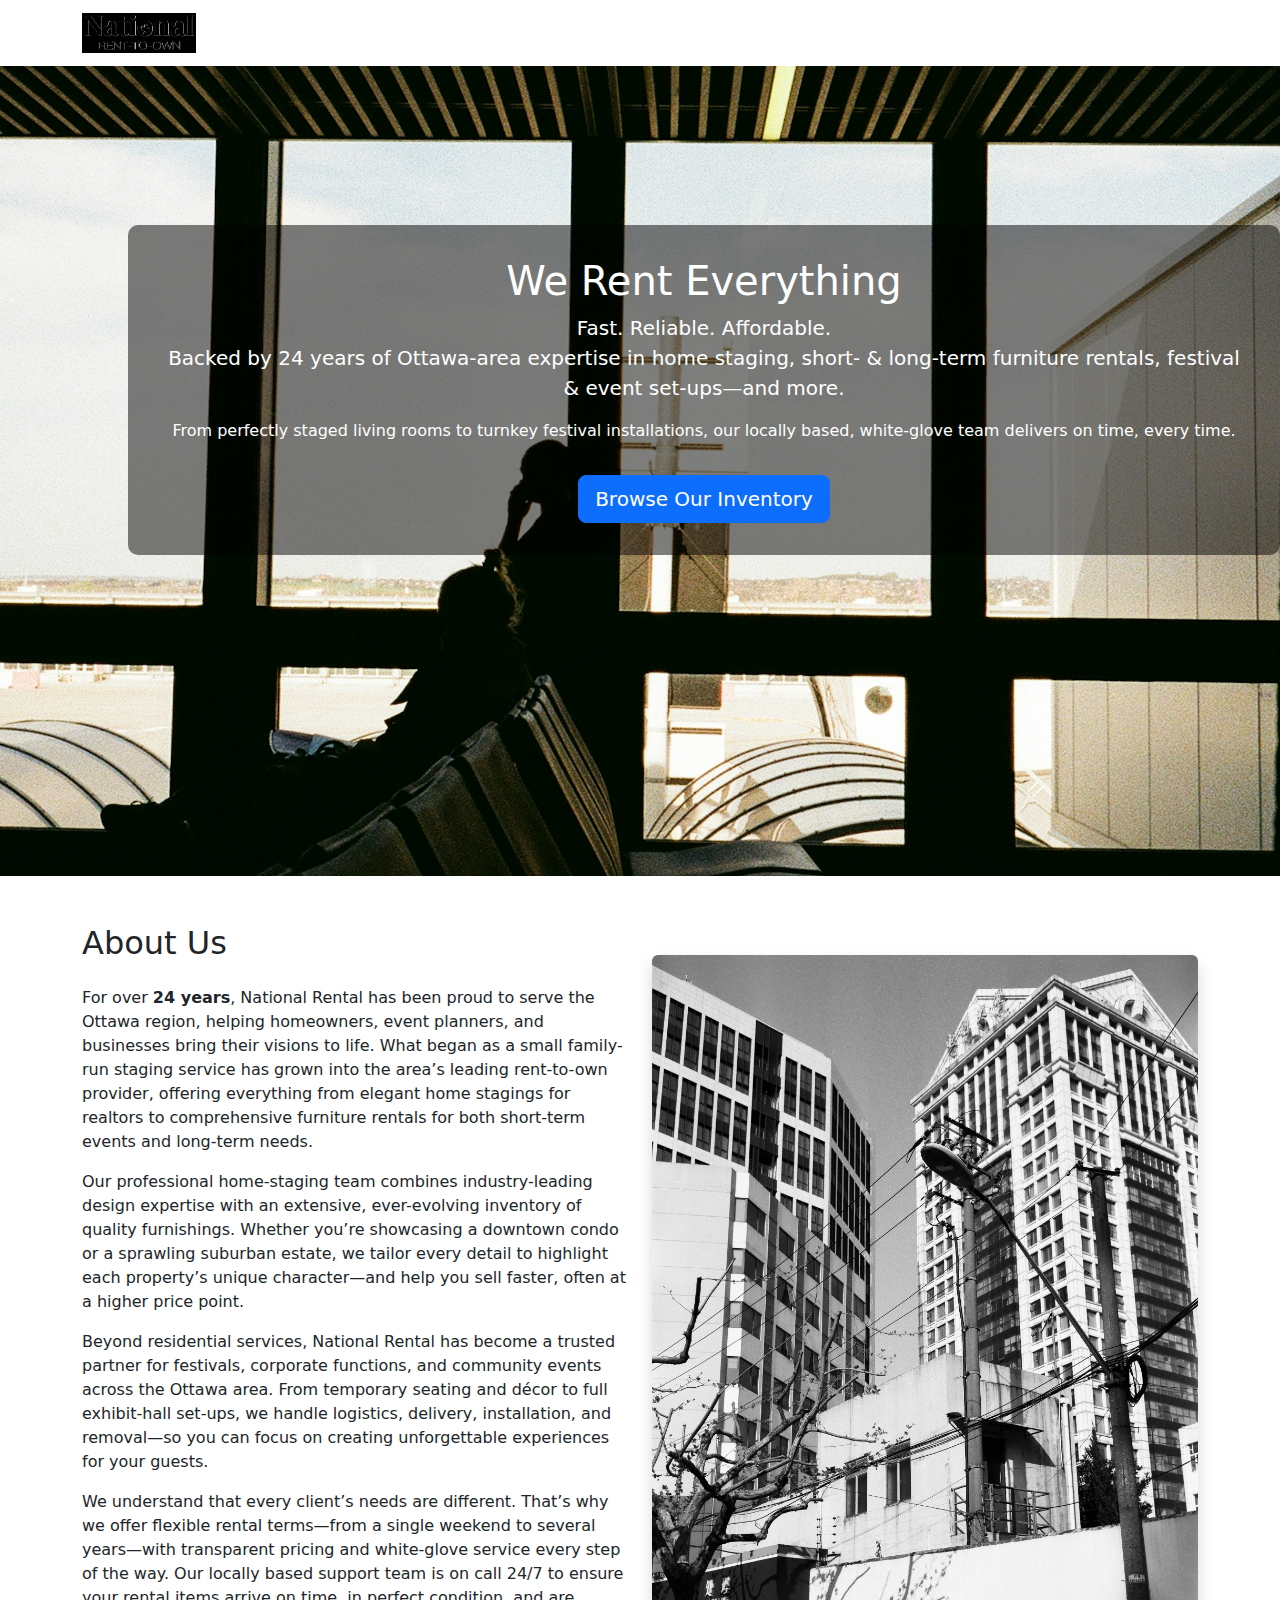
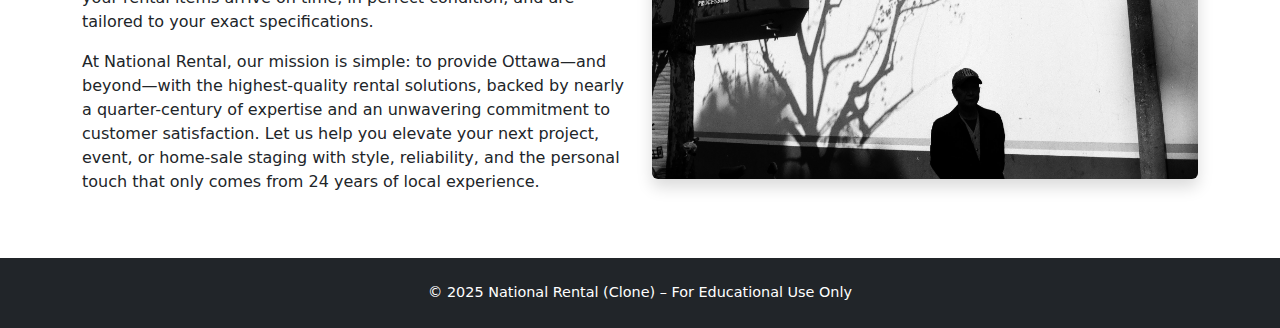
<file: index.html>
<!DOCTYPE html>
<html lang="en">
<head>
  <meta charset="UTF-8">
  <meta name="viewport" content="width=device-width,initial-scale=1.0">
  <title>National Rental Clone</title>
  <link rel="stylesheet" href="style.css">
  <link href="https://cdn.jsdelivr.net/npm/bootstrap@5.3.0/dist/css/bootstrap.min.css" rel="stylesheet">
</head>
<body>

  <!-- Navbar -->
  <nav class="navbar navbar-expand-lg navbar-dark custom-header">
    <div class="container">
      <a class="navbar-brand" href="index.html">
        <img src="images/logo1.jpg" alt="National Rent-To-Own" class="brand-logo">
      </a>
      <button class="navbar-toggler" type="button" data-bs-toggle="collapse" data-bs-target="#navbarNav">
        <span class="navbar-toggler-icon"></span>
      </button>
      <div class="collapse navbar-collapse" id="navbarNav">
        <ul class="navbar-nav ms-auto align-items-center">
          <li class="nav-item"><a class="nav-link" href="index.html#about">About Us</a></li>
          <li class="nav-item"><a class="nav-link" href="contact.html">Contact Us</a></li>
          <li class="nav-item dropdown">
            <a class="nav-link dropdown-toggle" href="#" id="productsDropdown" data-bs-toggle="dropdown">
              Products
            </a>
            <ul class="dropdown-menu" aria-labelledby="productsDropdown">
              <li class="dropdown-submenu">
                <a class="dropdown-item dropdown-toggle" href="#">Furniture</a>
                <ul class="dropdown-menu">
                  <li><a class="dropdown-item" href="living-room.html">Living Room</a></li>
                  <li><a class="dropdown-item" href="bedroom.html">Bedroom</a></li>
                  <li><a class="dropdown-item" href="dining-room.html">Dining Room</a></li>
                </ul>
              </li>
              <li><a class="dropdown-item" href="electronics.html">Electronics</a></li>
              <li><a class="dropdown-item" href="appliances.html">Appliances</a></li>
            </ul>
          </li>
          <li class="nav-item"><a class="nav-link" href="how-it-works.html">How It Works</a></li>
          <li class="nav-item">
            <a class="nav-link btn btn-primary text-white ms-2" href="apply-now.html">Apply Now</a>
          </li>
        </ul>
      </div>
    </div>
  </nav>

  <!-- Hero Section -->
  <header class="hero">
    <div class="overlay text-center">
      <h1>We Rent Everything</h1>
      <p class="lead">
        Fast. Reliable. Affordable.<br>
        Backed by <strong>24 years of Ottawa-area expertise</strong> in home staging, short- & long-term furniture rentals, festival & event set-ups—and more.
      </p>
      <p>
        From perfectly staged living rooms to turnkey festival installations, our locally based, white-glove team delivers on time, every time.
      </p>
      <a href="living-room.html" class="btn btn-primary btn-lg mt-3">Browse Our Inventory</a>
    </div>
  </header>
  <!-- About Section -->
  <section class="container py-5" id="about">
    <div class="row align-items-center">
      <div class="col-md-6">
        <h2 class="mb-4">About Us</h2>
        <p>
          For over <strong>24 years</strong>, National Rental has been proud to serve the Ottawa region, helping homeowners, event planners, and businesses bring their visions to life.  
          What began as a small family-run staging service has grown into the area’s leading rent-to-own provider, offering everything from elegant home stagings for realtors to comprehensive furniture rentals for both short-term events and long-term needs.
        </p>

        <p>
          Our professional home-staging team combines industry-leading design expertise with an extensive, ever-evolving inventory of quality furnishings.  
          Whether you’re showcasing a downtown condo or a sprawling suburban estate, we tailor every detail to highlight each property’s unique character—and help you sell faster, often at a higher price point.
        </p>

        <p>
          Beyond residential services, National Rental has become a trusted partner for festivals, corporate functions, and community events across the Ottawa area.  
          From temporary seating and décor to full exhibit-hall set-ups, we handle logistics, delivery, installation, and removal—so you can focus on creating unforgettable experiences for your guests.
        </p>

        <p>
          We understand that every client’s needs are different. That’s why we offer flexible rental terms—from a single weekend to several years—with transparent pricing and white-glove service every step of the way.  
          Our locally based support team is on call 24/7 to ensure your rental items arrive on time, in perfect condition, and are tailored to your exact specifications.
        </p>

        <p>
          At National Rental, our mission is simple: to provide Ottawa—and beyond—with the highest-quality rental solutions, backed by nearly a quarter-century of expertise and an unwavering commitment to customer satisfaction.  
          Let us help you elevate your next project, event, or home-sale staging with style, reliability, and the personal touch that only comes from 24 years of local experience.
        </p>
      </div>
      <div class="col-md-6">
        <img src="images/about.jpg" alt="About" class="img-fluid rounded shadow">
      </div>
    </div>
  </section>

  <!-- Footer -->
  <footer class="text-center p-4 bg-dark text-white">
    &copy; 2025 National Rental (Clone) – For Educational Use Only
  </footer>

  <!-- Scripts -->
  <script src="https://cdn.jsdelivr.net/npm/bootstrap@5.3.0/dist/js/bootstrap.bundle.min.js"></script>
  <script>
    document.querySelectorAll('.dropdown-submenu').forEach(submenu => {
      submenu.addEventListener('mouseenter', () => {
        submenu.querySelector('.dropdown-menu')?.classList.add('show');
      });
      submenu.addEventListener('mouseleave', () => {
        submenu.querySelector('.dropdown-menu')?.classList.remove('show');
      });
    });
  </script>
</body>
</html>
</file>
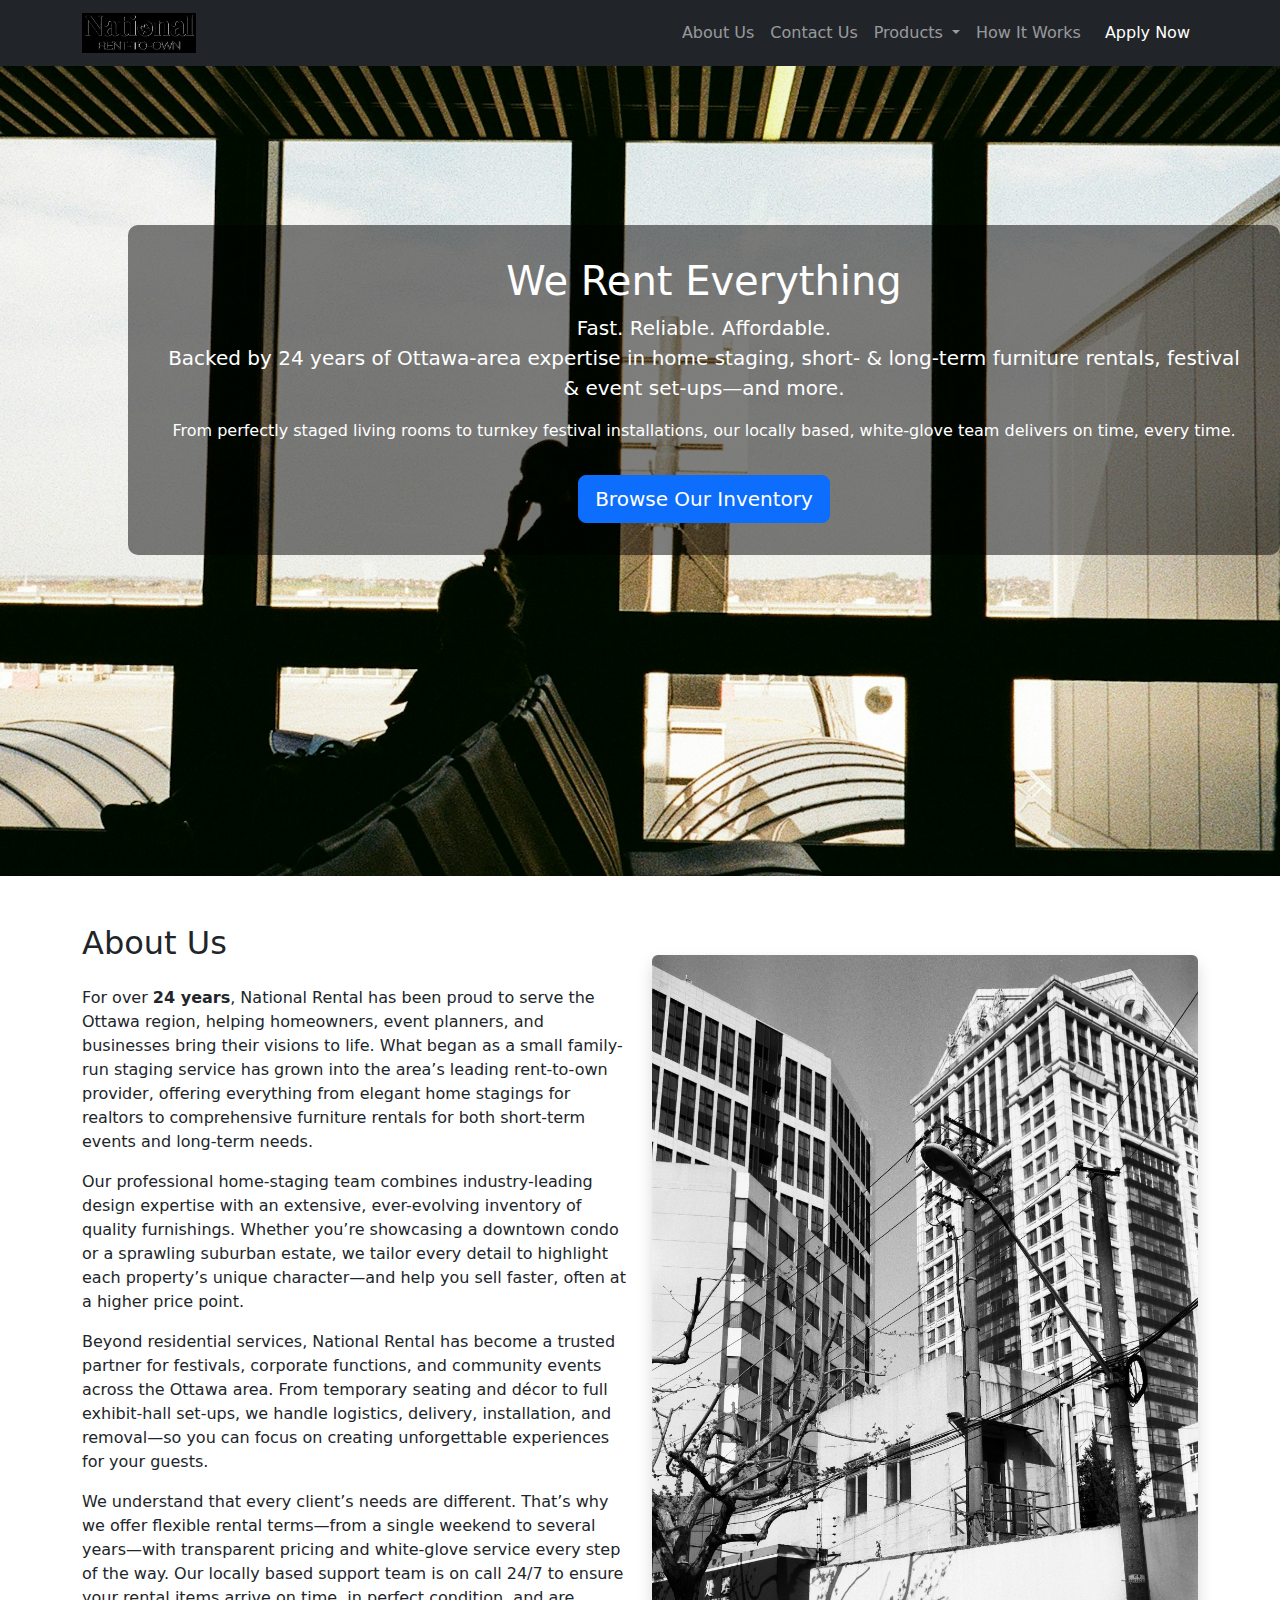
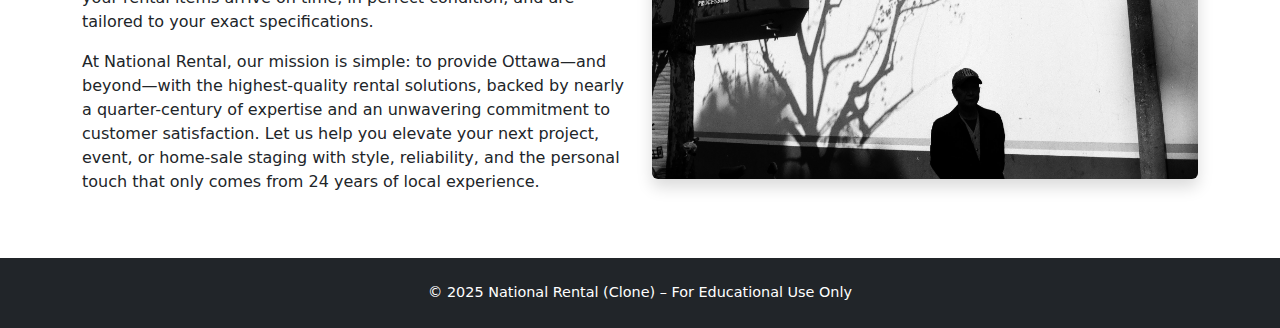
<file: rapidrenting/index.html>
<!DOCTYPE html>
<html lang="en">
<head>
  <meta charset="UTF-8">
  <meta name="viewport" content="width=device-width,initial-scale=1.0">
  <title>National Rental Clone</title>
  <link rel="stylesheet" href="style.css">
  <link href="https://cdn.jsdelivr.net/npm/bootstrap@5.3.0/dist/css/bootstrap.min.css" rel="stylesheet">
</head>
<body>

  <!-- Navbar -->
  <nav class="navbar navbar-expand-lg navbar-dark bg-dark">
    <div class="container">
      <a class="navbar-brand" href="index.html">
        <img src="images/logo1.jpg" alt="National Rent-To-Own" class="brand-logo">
      </a>
      <button class="navbar-toggler" type="button" data-bs-toggle="collapse" data-bs-target="#navbarNav">
        <span class="navbar-toggler-icon"></span>
      </button>
      <div class="collapse navbar-collapse" id="navbarNav">
        <ul class="navbar-nav ms-auto align-items-center">
          <li class="nav-item"><a class="nav-link" href="index.html#about">About Us</a></li>
          <li class="nav-item"><a class="nav-link" href="contact.html">Contact Us</a></li>
          <li class="nav-item dropdown">
            <a class="nav-link dropdown-toggle" href="#" id="productsDropdown" data-bs-toggle="dropdown">
              Products
            </a>
            <ul class="dropdown-menu" aria-labelledby="productsDropdown">
              <li class="dropdown-submenu">
                <a class="dropdown-item dropdown-toggle" href="#">Furniture</a>
                <ul class="dropdown-menu">
                  <li><a class="dropdown-item" href="living-room.html">Living Room</a></li>
                  <li><a class="dropdown-item" href="bedroom.html">Bedroom</a></li>
                  <li><a class="dropdown-item" href="dining-room.html">Dining Room</a></li>
                </ul>
              </li>
              <li><a class="dropdown-item" href="electronics.html">Electronics</a></li>
              <li><a class="dropdown-item" href="appliances.html">Appliances</a></li>
            </ul>
          </li>
          <li class="nav-item"><a class="nav-link" href="how-it-works.html">How It Works</a></li>
          <li class="nav-item">
            <a class="nav-link btn btn-primary text-white ms-2" href="apply-now.html">Apply Now</a>
          </li>
        </ul>
      </div>
    </div>
  </nav>

  <!-- Hero Section -->
  <header class="hero">
    <div class="overlay text-center">
      <h1>We Rent Everything</h1>
      <p class="lead">
        Fast. Reliable. Affordable.<br>
        Backed by <strong>24 years of Ottawa-area expertise</strong> in home staging, short- & long-term furniture rentals, festival & event set-ups—and more.
      </p>
      <p>
        From perfectly staged living rooms to turnkey festival installations, our locally based, white-glove team delivers on time, every time.
      </p>
      <a href="living-room.html" class="btn btn-primary btn-lg mt-3">Browse Our Inventory</a>
    </div>
  </header>
  <!-- About Section -->
  <section class="container py-5" id="about">
    <div class="row align-items-center">
      <div class="col-md-6">
        <h2 class="mb-4">About Us</h2>
        <p>
          For over <strong>24 years</strong>, National Rental has been proud to serve the Ottawa region, helping homeowners, event planners, and businesses bring their visions to life.  
          What began as a small family-run staging service has grown into the area’s leading rent-to-own provider, offering everything from elegant home stagings for realtors to comprehensive furniture rentals for both short-term events and long-term needs.
        </p>

        <p>
          Our professional home-staging team combines industry-leading design expertise with an extensive, ever-evolving inventory of quality furnishings.  
          Whether you’re showcasing a downtown condo or a sprawling suburban estate, we tailor every detail to highlight each property’s unique character—and help you sell faster, often at a higher price point.
        </p>

        <p>
          Beyond residential services, National Rental has become a trusted partner for festivals, corporate functions, and community events across the Ottawa area.  
          From temporary seating and décor to full exhibit-hall set-ups, we handle logistics, delivery, installation, and removal—so you can focus on creating unforgettable experiences for your guests.
        </p>

        <p>
          We understand that every client’s needs are different. That’s why we offer flexible rental terms—from a single weekend to several years—with transparent pricing and white-glove service every step of the way.  
          Our locally based support team is on call 24/7 to ensure your rental items arrive on time, in perfect condition, and are tailored to your exact specifications.
        </p>

        <p>
          At National Rental, our mission is simple: to provide Ottawa—and beyond—with the highest-quality rental solutions, backed by nearly a quarter-century of expertise and an unwavering commitment to customer satisfaction.  
          Let us help you elevate your next project, event, or home-sale staging with style, reliability, and the personal touch that only comes from 24 years of local experience.
        </p>
      </div>
      <div class="col-md-6">
        <img src="images/about.jpg" alt="About" class="img-fluid rounded shadow">
      </div>
    </div>
  </section>

  <!-- Footer -->
  <footer class="text-center p-4 bg-dark text-white">
    &copy; 2025 National Rental (Clone) – For Educational Use Only
  </footer>

  <!-- Scripts -->
  <script src="https://cdn.jsdelivr.net/npm/bootstrap@5.3.0/dist/js/bootstrap.bundle.min.js"></script>
  <script>
    document.querySelectorAll('.dropdown-submenu').forEach(submenu => {
      submenu.addEventListener('mouseenter', () => {
        submenu.querySelector('.dropdown-menu')?.classList.add('show');
      });
      submenu.addEventListener('mouseleave', () => {
        submenu.querySelector('.dropdown-menu')?.classList.remove('show');
      });
    });
  </script>
</body>
</html>
</file>
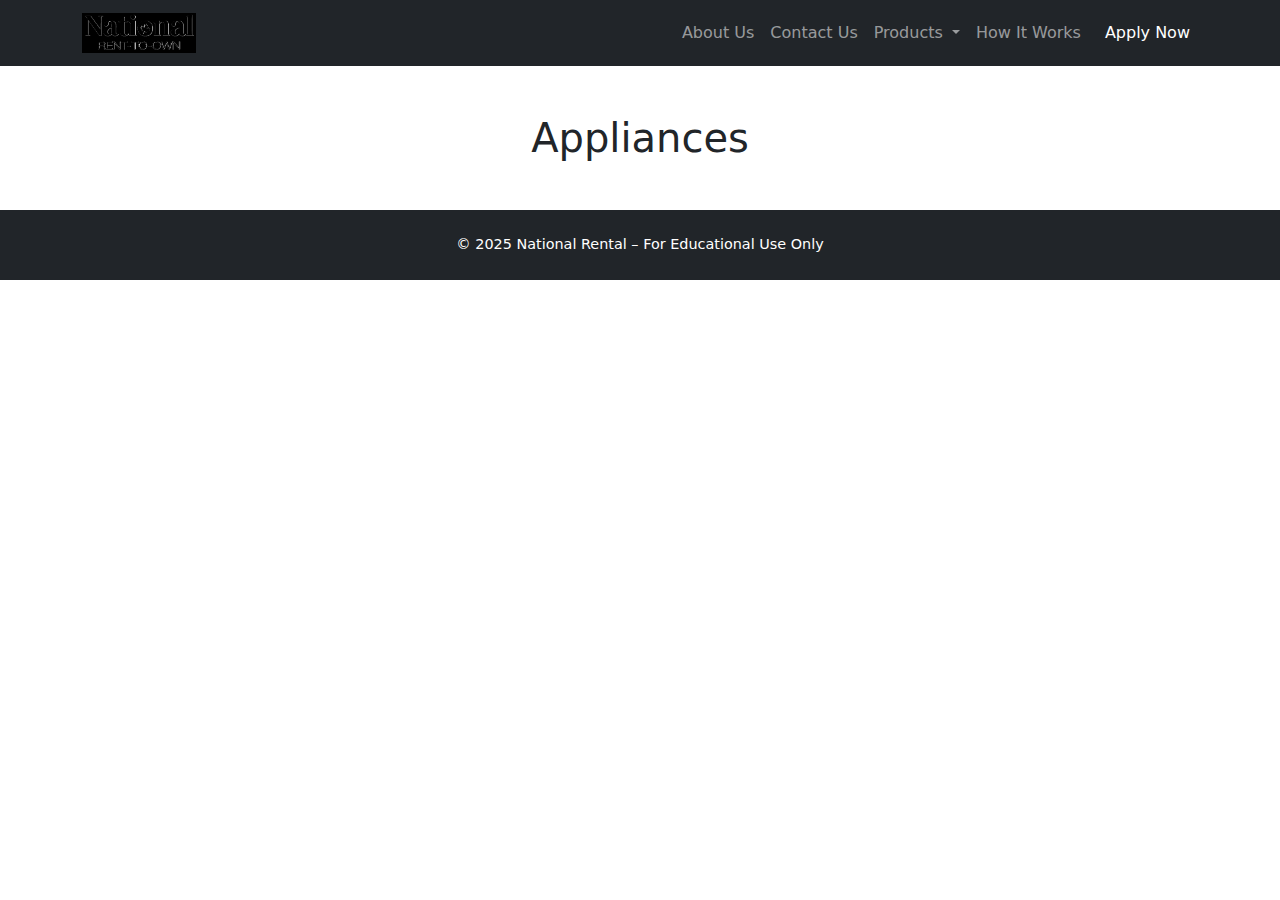
<file: appliances.html>
<!DOCTYPE html>
<html lang="en">
<head>
  <meta charset="UTF-8">
  <meta name="viewport" content="width=device-width,initial-scale=1.0">
  <title>Appliances | National Rental</title>
  <link rel="stylesheet" href="style.css">
  <link href="https://cdn.jsdelivr.net/npm/bootstrap@5.3.0/dist/css/bootstrap.min.css" rel="stylesheet">
  <link rel="stylesheet" href="https://cdn.jsdelivr.net/npm/swiper@9/swiper-bundle.min.css">
</head>
<body>
  <nav class="navbar navbar-expand-lg navbar-dark bg-dark">
    <div class="container">
      <a class="navbar-brand" href="index.html">
        <img src="images/logo1.jpg" alt="National Rent-To-Own" class="brand-logo">
      </a>
      <button class="navbar-toggler" type="button" data-bs-toggle="collapse" data-bs-target="#navbarNav">
        <span class="navbar-toggler-icon"></span>
      </button>
      <div class="collapse navbar-collapse" id="navbarNav">
        <ul class="navbar-nav ms-auto align-items-center">
          <li class="nav-item"><a class="nav-link" href="index.html#about">About Us</a></li>
          <li class="nav-item"><a class="nav-link" href="contact.html">Contact Us</a></li>
          <li class="nav-item dropdown">
            <a class="nav-link dropdown-toggle" href="#" id="productsDropdown" data-bs-toggle="dropdown">
              Products
            </a>
            <ul class="dropdown-menu" aria-labelledby="productsDropdown">
              <li class="dropdown-submenu">
                <a class="dropdown-item dropdown-toggle" href="#">Furniture</a>
                <ul class="dropdown-menu">
                  <li><a class="dropdown-item" href="living-room.html">Living Room</a></li>
                  <li><a class="dropdown-item" href="bedroom.html">Bedroom</a></li>
                  <li><a class="dropdown-item" href="dining-room.html">Dining Room</a></li>
                </ul>
              </li>
              <li><a class="dropdown-item" href="electronics.html">Electronics</a></li>
              <li><a class="dropdown-item" href="appliances.html">Appliances</a></li>
            </ul>
          </li>
          <li class="nav-item"><a class="nav-link" href="how-it-works.html">How It Works</a></li>
          <li class="nav-item">
            <a class="nav-link btn btn-primary text-white ms-2" href="apply-now.html">Apply Now</a>
          </li>
        </ul>
      </div>
    </div>
  </nav>

  <main class="container py-5">
    <h1 class="text-center mb-4">Appliances</h1>
    <div id="product-grid"
         class="row row-cols-1 row-cols-sm-2 row-cols-md-3 g-4"
         data-category="Appliances">
    </div>
  </main>

     <!-- Product Detail Modal -->
  <div class="modal fade" id="productModal" tabindex="-1" aria-labelledby="productModalLabel" aria-hidden="true">
    <div class="modal-dialog">
      <div class="modal-content">
        <div class="modal-header">
          <h5 class="modal-title" id="productModalLabel">Product Name</h5>
          <button type="button" class="btn-close" data-bs-dismiss="modal" aria-label="Close"></button>
        </div>
        <div class="modal-body">
          <p id="modal-description"></p>
          <ul class="list-group list-group-flush">
            <li class="list-group-item"><strong>Model Number:</strong> <span id="modal-sku"></span></li>
            <li class="list-group-item"><strong>Brand:</strong>        <span id="modal-brand"></span></li>
            <li class="list-group-item"><strong>Category:</strong>     <span id="modal-category"></span></li>
          </ul>
        </div>
      </div>
    </div>
  </div>


  <footer class="text-center p-4 bg-dark text-white">
    &copy; 2025 National Rental – For Educational Use Only
  </footer>

  <script src="https://cdn.jsdelivr.net/npm/bootstrap@5.3.0/dist/js/bootstrap.bundle.min.js"></script>
  <script src="https://cdn.jsdelivr.net/npm/swiper@9/swiper-bundle.min.js"></script>
  <script src="scripts/render-products.js"></script>
  <script>
    document.querySelectorAll('.dropdown-submenu').forEach(submenu => {
      submenu.addEventListener('mouseenter', () => {
        submenu.querySelector('.dropdown-menu')?.classList.add('show');
      });
      submenu.addEventListener('mouseleave', () => {
        submenu.querySelector('.dropdown-menu')?.classList.remove('show');
      });
    });
  </script>
</body>
</html>
</file>
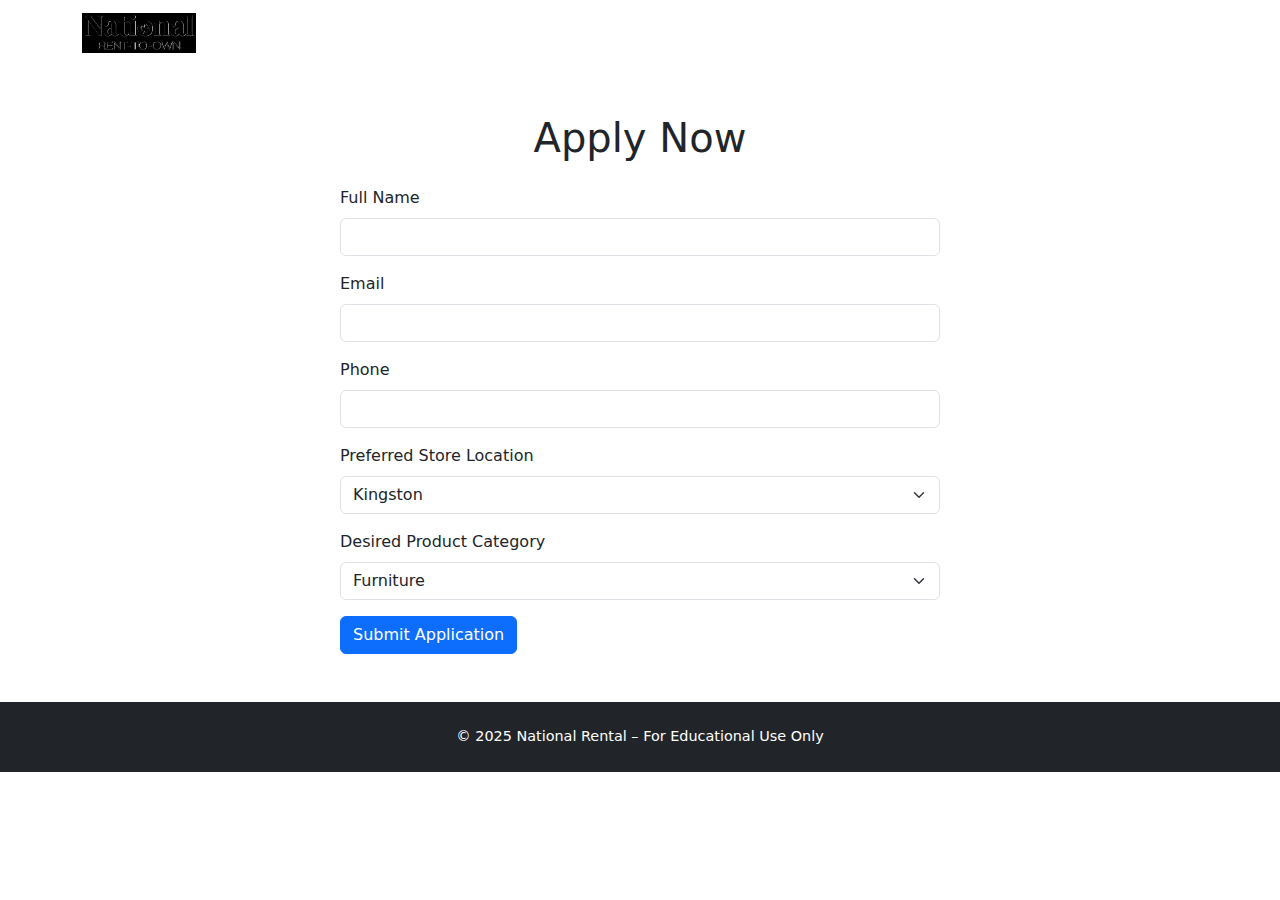
<file: apply-now.html>
<!DOCTYPE html>
<html lang="en">
<head>
  <meta charset="UTF-8">
  <meta name="viewport" content="width=device-width,initial-scale=1.0">
  <title>Apply Now | National Rental</title>
  <link rel="stylesheet" href="style.css">
  <link href="https://cdn.jsdelivr.net/npm/bootstrap@5.3.0/dist/css/bootstrap.min.css" rel="stylesheet">
  <script src="https://cdn.jsdelivr.net/npm/bootstrap@5.3.0/dist/js/bootstrap.bundle.min.js"></script>
</head>
<body>
  <!-- Navbar -->
  <nav class="navbar navbar-expand-lg navbar-dark custom-header">
    <div class="container">
      <a class="navbar-brand" href="index.html">
        <img src="images/logo1.jpg" alt="National Rent-To-Own" class="brand-logo">
      </a>
      <button class="navbar-toggler" type="button" data-bs-toggle="collapse" data-bs-target="#navbarNav">
        <span class="navbar-toggler-icon"></span>
      </button>
      <div class="collapse navbar-collapse" id="navbarNav">
        <ul class="navbar-nav ms-auto align-items-center">
          <li class="nav-item"><a class="nav-link" href="index.html#about">About Us</a></li>
          <li class="nav-item"><a class="nav-link" href="contact.html">Contact Us</a></li>
          <li class="nav-item dropdown">
            <a class="nav-link dropdown-toggle" href="#" id="productsDropdown" data-bs-toggle="dropdown">
              Products
            </a>
            <ul class="dropdown-menu" aria-labelledby="productsDropdown">
              <li class="dropdown-submenu">
                <a class="dropdown-item dropdown-toggle" href="#">Furniture</a>
                <ul class="dropdown-menu">
                  <li><a class="dropdown-item" href="living-room.html">Living Room</a></li>
                  <li><a class="dropdown-item" href="bedroom.html">Bedroom</a></li>
                  <li><a class="dropdown-item" href="dining-room.html">Dining Room</a></li>
                </ul>
              </li>
              <li><a class="dropdown-item" href="electronics.html">Electronics</a></li>
              <li><a class="dropdown-item" href="appliances.html">Appliances</a></li>
            </ul>
          </li>
          <li class="nav-item"><a class="nav-link" href="how-it-works.html">How It Works</a></li>
          <li class="nav-item">
            <a class="nav-link btn btn-primary text-white ms-2" href="apply-now.html">Apply Now</a>
          </li>
        </ul>
      </div>
    </div>
  </nav>

  <main class="container py-5">
    <h1 class="mb-4 text-center">Apply Now</h1>
    <form action="https://formspree.io/f/mvgqqlrl" method="POST" class="mx-auto" style="max-width:600px;">
      <div class="mb-3">
        <label class="form-label">Full Name</label>
        <input type="text" name="name" class="form-control" required>
      </div>
      <div class="mb-3">
        <label class="form-label">Email</label>
        <input type="email" name="email" class="form-control" required>
      </div>
      <div class="mb-3">
        <label class="form-label">Phone</label>
        <input type="tel" name="phone" class="form-control" required>
      </div>
      <div class="mb-3">
        <label class="form-label">Preferred Store Location</label>
        <select name="location" class="form-select" required>
          <option>Kingston</option>
          <option>Ottawa</option>
          <option>Brockville</option>
          <option>Smiths Falls</option>
        </select>
      </div>
      <div class="mb-3">
        <label class="form-label">Desired Product Category</label>
        <select name="category" class="form-select" required>
          <option>Furniture</option>
          <option>Appliances</option>
          <option>Electronics</option>
        </select>
      </div>
      <button type="submit" class="btn btn-primary">Submit Application</button>
    </form>
  </main>

  <footer class="text-center p-4 bg-dark text-white">
    &copy; 2025 National Rental – For Educational Use Only
  </footer>
</body>
</html>
</file>
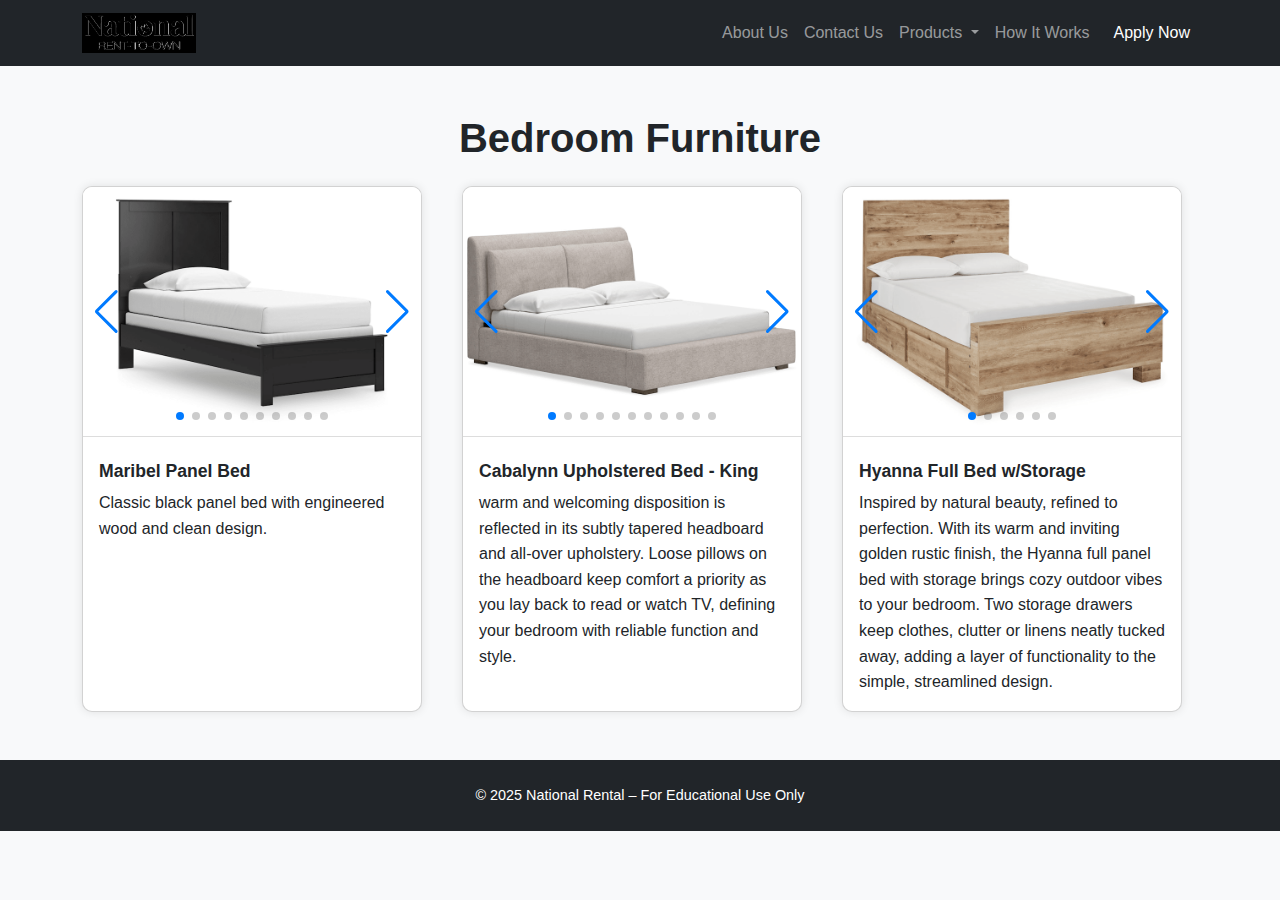
<file: bedroom.html>
<!DOCTYPE html>
<html lang="en">
<head>
  <meta charset="UTF-8">
  <meta name="viewport" content="width=device-width,initial-scale=1.0">
  <title>Bedroom | National Rental</title>

  <!-- Bootstrap CSS -->
  <link href="https://cdn.jsdelivr.net/npm/bootstrap@5.3.0/dist/css/bootstrap.min.css" rel="stylesheet">

  <!-- Swiper Carousel CSS -->
  <link rel="stylesheet" href="https://cdn.jsdelivr.net/npm/swiper@9/swiper-bundle.min.css">

  <!-- Your Custom CSS -->
  <link rel="stylesheet" href="style.css">
</head>
<body>

<!-- Navbar -->
  <nav class="navbar navbar-expand-lg navbar-dark bg-dark">
    <div class="container">
      <a class="navbar-brand" href="index.html">
        <img src="images/logo1.jpg" alt="National Rent-To-Own" class="brand-logo">
      </a>
      <button class="navbar-toggler" type="button" data-bs-toggle="collapse" data-bs-target="#navbarNav">
        <span class="navbar-toggler-icon"></span>
      </button>
      <div class="collapse navbar-collapse" id="navbarNav">
        <ul class="navbar-nav ms-auto align-items-center">
          <li class="nav-item"><a class="nav-link" href="index.html#about">About Us</a></li>
          <li class="nav-item"><a class="nav-link" href="contact.html">Contact Us</a></li>
          <li class="nav-item dropdown">
            <a class="nav-link dropdown-toggle" href="#" id="productsDropdown" data-bs-toggle="dropdown">
              Products
            </a>
            <ul class="dropdown-menu" aria-labelledby="productsDropdown">
              <li class="dropdown-submenu">
                <a class="dropdown-item dropdown-toggle" href="#">Furniture</a>
                <ul class="dropdown-menu">
                  <li><a class="dropdown-item" href="living-room.html">Living Room</a></li>
                  <li><a class="dropdown-item" href="bedroom.html">Bedroom</a></li>
                  <li><a class="dropdown-item" href="dining-room.html">Dining Room</a></li>
                </ul>
              </li>
              <li><a class="dropdown-item" href="electronics.html">Electronics</a></li>
              <li><a class="dropdown-item" href="appliances.html">Appliances</a></li>
            </ul>
          </li>
          <li class="nav-item"><a class="nav-link" href="how-it-works.html">How It Works</a></li>
          <li class="nav-item">
            <a class="nav-link btn btn-primary text-white ms-2" href="apply-now.html">Apply Now</a>
          </li>
        </ul>
      </div>
    </div>
  </nav>

  <main class="container py-5">
    <h1 class="text-center mb-4">Bedroom Furniture</h1>
    <div
      id="product-grid"
      class="row row-cols-1 row-cols-sm-2 row-cols-md-3 g-4"
      data-category="Bedroom">
    </div>
  </main>

   <!-- Product Detail Modal -->
  <div class="modal fade" id="productModal" tabindex="-1" aria-labelledby="productModalLabel" aria-hidden="true">
    <div class="modal-dialog">
      <div class="modal-content">
        <div class="modal-header">
          <h5 class="modal-title" id="productModalLabel">Product Name</h5>
          <button type="button" class="btn-close" data-bs-dismiss="modal" aria-label="Close"></button>
        </div>
        <div class="modal-body">
          <p id="modal-description"></p>
          <ul class="list-group list-group-flush">
            <li class="list-group-item"><strong>Model Number:</strong> <span id="modal-sku"></span></li>
            <li class="list-group-item"><strong>Brand:</strong>        <span id="modal-brand"></span></li>
            <li class="list-group-item"><strong>Category:</strong>     <span id="modal-category"></span></li>
          </ul>
        </div>
      </div>
    </div>
  </div>


  <footer class="text-center p-4 bg-dark text-white">
    &copy; 2025 National Rental – For Educational Use Only
  </footer>

  <script src="https://cdn.jsdelivr.net/npm/bootstrap@5.3.0/dist/js/bootstrap.bundle.min.js"></script>
  <script src="https://cdn.jsdelivr.net/npm/swiper@9/swiper-bundle.min.js"></script>
  <script src="scripts/render-products.js"></script>
  <script>
    document.querySelectorAll('.dropdown-submenu').forEach(sm => {
      sm.addEventListener('mouseenter', () => sm.querySelector('.dropdown-menu').classList.add('show'));
      sm.addEventListener('mouseleave', () => sm.querySelector('.dropdown-menu').classList.remove('show'));
    });
  </script>
</body>
</html>
</file>
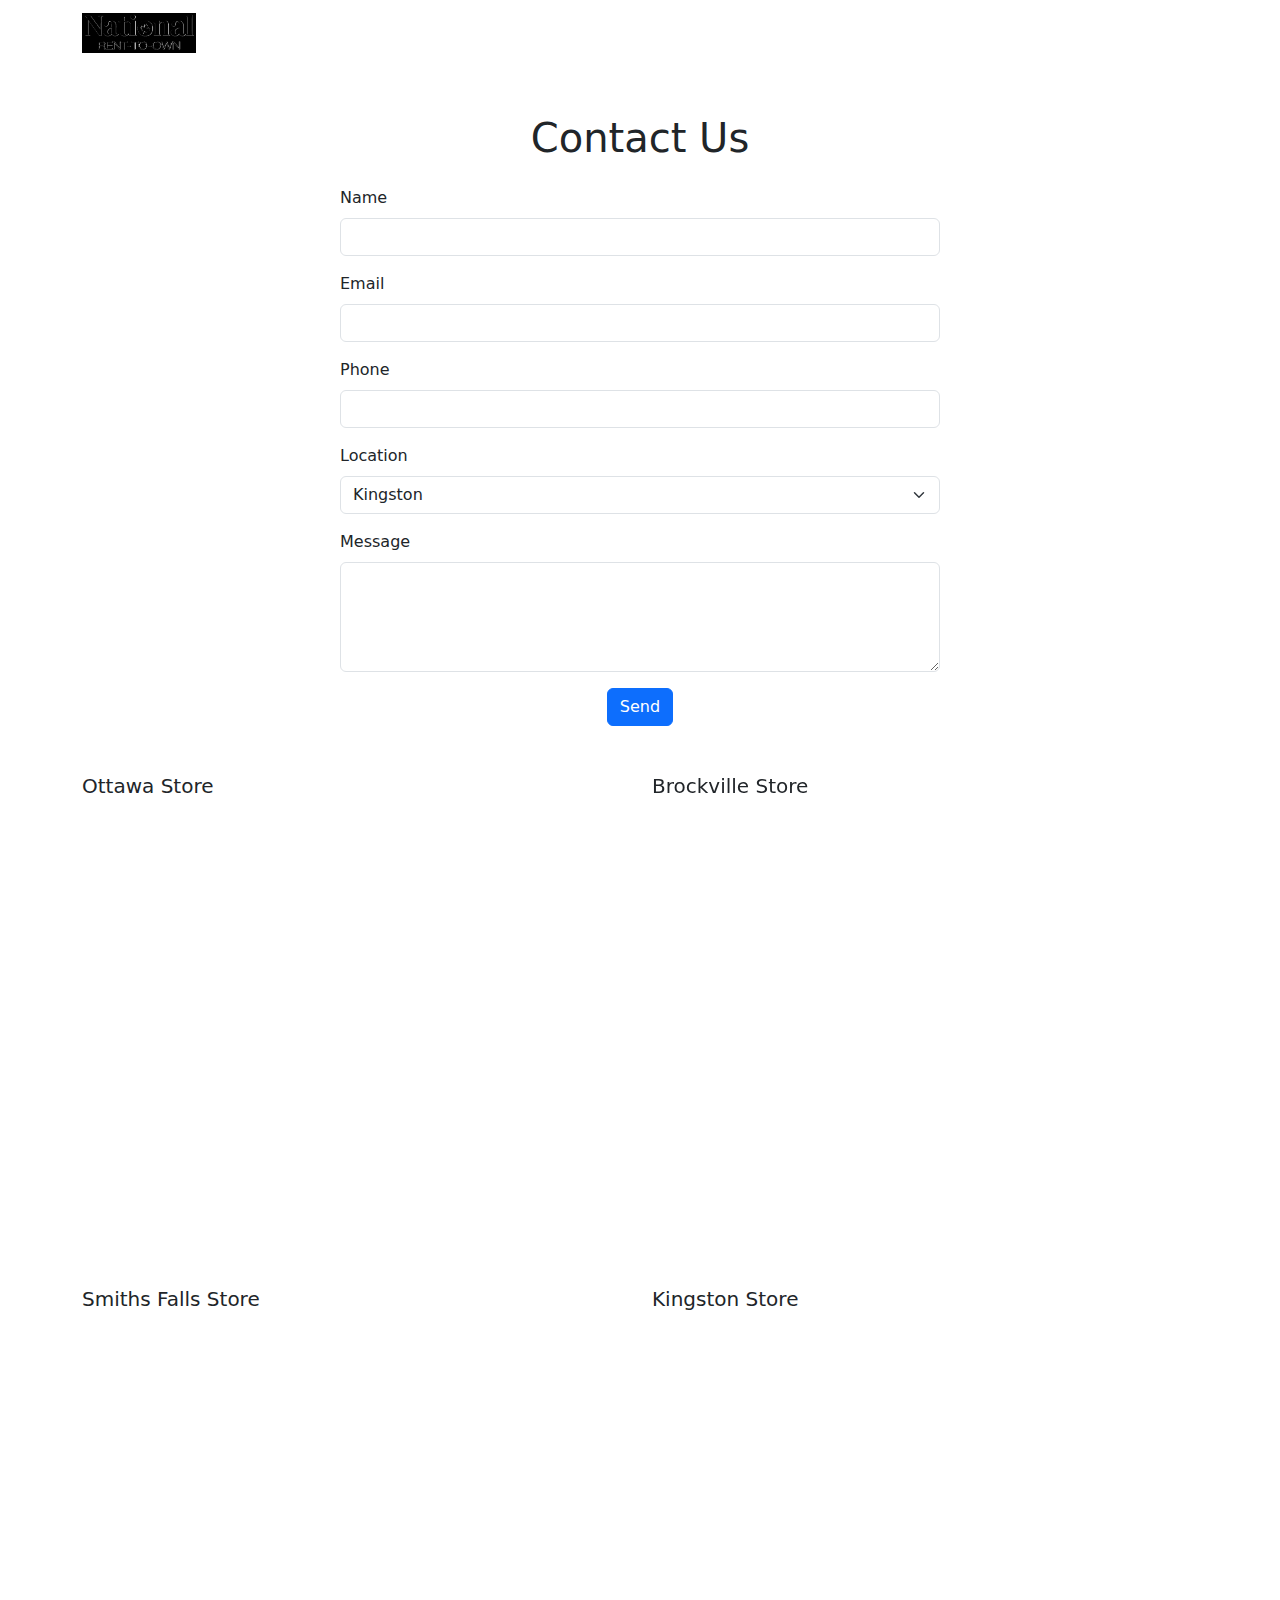
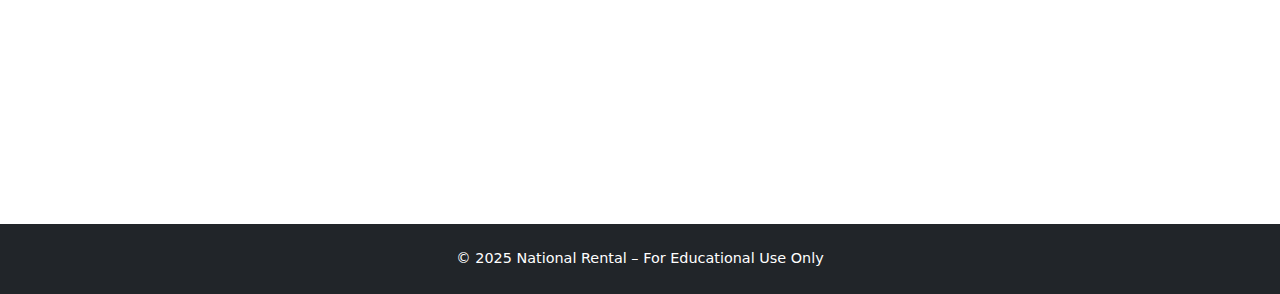
<file: contact.html>
<!DOCTYPE html>
<html lang="en">
<head>
  <meta charset="UTF-8">
  <meta name="viewport" content="width=device-width,initial-scale=1.0">
  <title>Contact Us | National Rental</title>
  <link rel="stylesheet" href="style.css">
  <link href="https://cdn.jsdelivr.net/npm/bootstrap@5.3.0/dist/css/bootstrap.min.css" rel="stylesheet">
  <script src="https://cdn.jsdelivr.net/npm/bootstrap@5.3.0/dist/js/bootstrap.bundle.min.js"></script>
</head>
<body>
 <nav class="navbar navbar-expand-lg navbar-dark custom-header">
    <div class="container">
      <a class="navbar-brand" href="index.html">
        <img src="images/logo1.jpg" alt="National Rent-To-Own" class="brand-logo">
      </a>
      <button class="navbar-toggler" type="button" data-bs-toggle="collapse" data-bs-target="#navbarNav">
        <span class="navbar-toggler-icon"></span>
      </button>
      <div class="collapse navbar-collapse" id="navbarNav">
        <ul class="navbar-nav ms-auto align-items-center">
          <li class="nav-item"><a class="nav-link" href="index.html#about">About Us</a></li>
          <li class="nav-item"><a class="nav-link" href="contact.html">Contact Us</a></li>
          <li class="nav-item dropdown">
            <a class="nav-link dropdown-toggle" href="#" id="productsDropdown" data-bs-toggle="dropdown">
              Products
            </a>
            <ul class="dropdown-menu" aria-labelledby="productsDropdown">
              <li class="dropdown-submenu">
                <a class="dropdown-item dropdown-toggle" href="#">Furniture</a>
                <ul class="dropdown-menu">
                  <li><a class="dropdown-item" href="living-room.html">Living Room</a></li>
                  <li><a class="dropdown-item" href="bedroom.html">Bedroom</a></li>
                  <li><a class="dropdown-item" href="dining-room.html">Dining Room</a></li>
                </ul>
              </li>
              <li><a class="dropdown-item" href="electronics.html">Electronics</a></li>
              <li><a class="dropdown-item" href="appliances.html">Appliances</a></li>
            </ul>
          </li>
          <li class="nav-item"><a class="nav-link" href="how-it-works.html">How It Works</a></li>
          <li class="nav-item">
            <a class="nav-link btn btn-primary text-white ms-2" href="apply-now.html">Apply Now</a>
          </li>
        </ul>
      </div>
    </div>
  </nav>

  <main class="container py-5">
    <h1 class="mb-4 text-center">Contact Us</h1>
    <form action="https://formspree.io/f/xovllrwn" method="POST" class="mx-auto" style="max-width:600px;">
      <div class="mb-3">
        <label class="form-label">Name</label>
        <input type="text" name="name" class="form-control" required>
      </div>
      <div class="mb-3">
        <label class="form-label">Email</label>
        <input type="email" name="email" class="form-control" required>
      </div>
      <div class="mb-3">
        <label class="form-label">Phone</label>
        <input type="tel" name="phone" class="form-control">
      </div>
      <div class="mb-3">
        <label class="form-label">Location</label>
        <select name="location" class="form-select" required>
          <option>Kingston</option>
          <option>Ottawa</option>
          <option>Brockville</option>
          <option>Smiths Falls</option>
        </select>
      </div>
      <div class="mb-3">
        <label class="form-label">Message</label>
        <textarea name="message" class="form-control" rows="4"></textarea>
      </div>
      <button type="submit" class="btn btn-primary d-block mx-auto">Send</button>
    </form>
    <div class="mt-5">
      <div class="row g-4">
        <div class="col-md-6">
          <h5>Ottawa Store</h5>
          <iframe src="https://www.google.com/maps/embed?pb=!1m14!1m8!1m3!1d724852.3257053586!2d-76.79054963059005!3d44.79192742817061!3m2!1i1024!2i768!4f13.1!3m3!1m2!1s0x4cce08a9711d249f%3A0x3e8c73dc5cc523b6!2sNational%20Rent-To-Own!5e0!3m2!1sen!2sca!4v1753998044169!5m2!1sen!2sca" width="600" height="450" style="border:0;" allowfullscreen="" loading="lazy" referrerpolicy="no-referrer-when-downgrade"></iframe>
        </div>
      <div class="col-md-6">
        <h5>Brockville Store</h5>
        <iframe src="https://www.google.com/maps/embed?pb=!1m14!1m8!1m3!1d724852.3257053586!2d-76.79054963059005!3d44.79192742817061!3m2!1i1024!2i768!4f13.1!3m3!1m2!1s0x4ccd0f73ce7a554f%3A0x58a62f8ac9509a0f!2sNational%20Rent-to-Own!5e0!3m2!1sen!2sca!4v1753998090400!5m2!1sen!2sca" width="600" height="450" style="border:0;" allowfullscreen="" loading="lazy" referrerpolicy="no-referrer-when-downgrade"></iframe>
      </div>
      <div class="col-md-6">
        <h5>Smiths Falls Store</h5>
        <iframe src="https://www.google.com/maps/embed?pb=!1m14!1m8!1m3!1d724852.3257053586!2d-76.79054963059005!3d44.79192742817061!3m2!1i1024!2i768!4f13.1!3m3!1m2!1s0x4ccd88ae6abe4583%3A0x5cefc8b737c03353!2sNational%20Rent-to-own!5e0!3m2!1sen!2sca!4v1753998103070!5m2!1sen!2sca" width="600" height="450" style="border:0;" allowfullscreen="" loading="lazy" referrerpolicy="no-referrer-when-downgrade"></iframe>
      </div>
      <div class="col-md-6">
        <h5>Kingston Store</h5>
        <iframe src="https://www.google.com/maps/embed?pb=!1m18!1m12!1m3!1d2857.638536139736!2d-76.502993410358!3d44.25568143869845!2m3!1f0!2f0!3f0!3m2!1i1024!2i768!4f13.1!3m3!1m2!1s0x4cd2abc1cbca1b93%3A0x5cb3267451cb60bb!2s400%20Elliott%20Ave%2C%20Kingston%2C%20ON%20K7K%206M9!5e0!3m2!1sen!2sca!4v1753998565251!5m2!1sen!2sca" width="600" height="450" style="border:0;" allowfullscreen="" loading="lazy" referrerpolicy="no-referrer-when-downgrade"></iframe>
      </div>
    </div>
  </main>

  <footer class="text-center p-4 bg-dark text-white">
    &copy; 2025 National Rental – For Educational Use Only
  </footer>
</body>
</html>
</file>
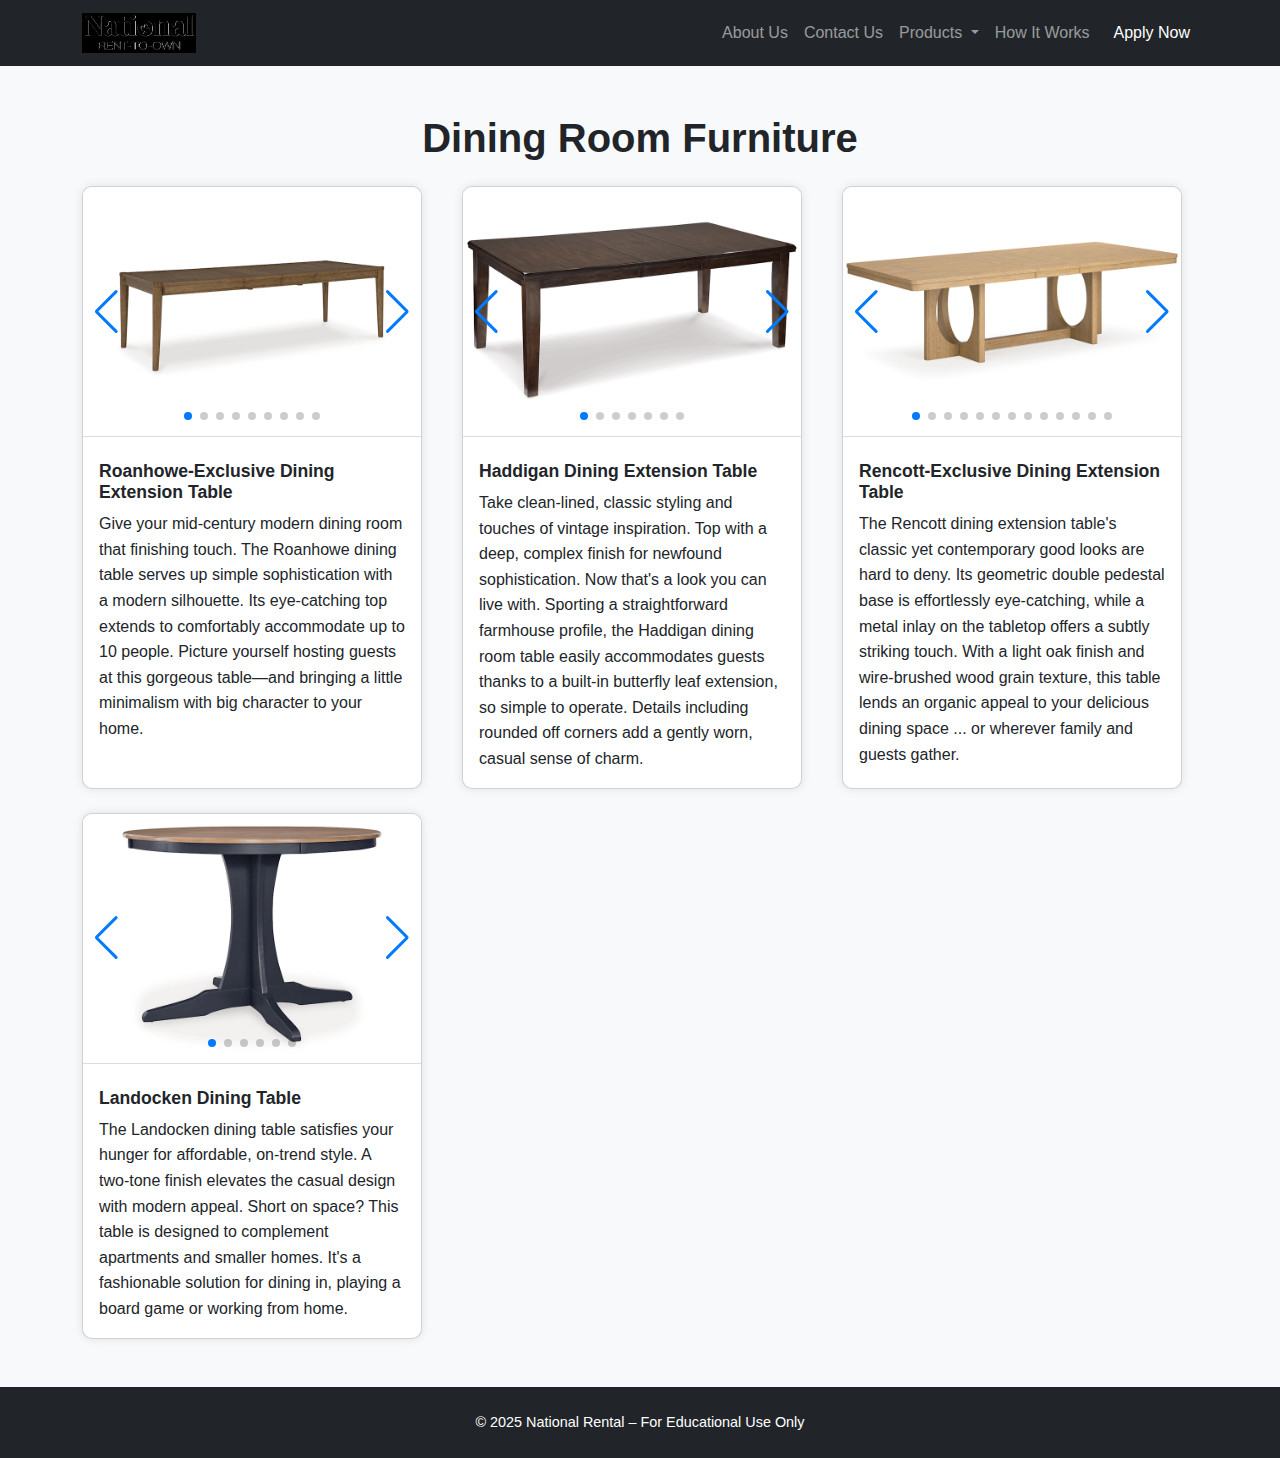
<file: dining-room.html>
<!DOCTYPE html>
<html lang="en">
<head>
  <meta charset="UTF-8">
  <meta name="viewport" content="width=device-width,initial-scale=1.0">
  <title>Dining Room | National Rental</title>

  <!-- Bootstrap CSS -->
  <link href="https://cdn.jsdelivr.net/npm/bootstrap@5.3.0/dist/css/bootstrap.min.css" rel="stylesheet">

  <!-- Swiper Carousel CSS -->
  <link rel="stylesheet" href="https://cdn.jsdelivr.net/npm/swiper@9/swiper-bundle.min.css">

  <!-- Your Custom CSS -->
  <link rel="stylesheet" href="style.css">
</head>
<body>

  <!-- Navbar (same as living-room.html) -->
<!-- Navbar -->
  <nav class="navbar navbar-expand-lg navbar-dark bg-dark">
    <div class="container">
      <a class="navbar-brand" href="index.html">
        <img src="images/logo1.jpg" alt="National Rent-To-Own" class="brand-logo">
      </a>
      <button class="navbar-toggler" type="button" data-bs-toggle="collapse" data-bs-target="#navbarNav">
        <span class="navbar-toggler-icon"></span>
      </button>
      <div class="collapse navbar-collapse" id="navbarNav">
        <ul class="navbar-nav ms-auto align-items-center">
          <li class="nav-item"><a class="nav-link" href="index.html#about">About Us</a></li>
          <li class="nav-item"><a class="nav-link" href="contact.html">Contact Us</a></li>
          <li class="nav-item dropdown">
            <a class="nav-link dropdown-toggle" href="#" id="productsDropdown" data-bs-toggle="dropdown">
              Products
            </a>
            <ul class="dropdown-menu" aria-labelledby="productsDropdown">
              <li class="dropdown-submenu">
                <a class="dropdown-item dropdown-toggle" href="#">Furniture</a>
                <ul class="dropdown-menu">
                  <li><a class="dropdown-item" href="living-room.html">Living Room</a></li>
                  <li><a class="dropdown-item" href="bedroom.html">Bedroom</a></li>
                  <li><a class="dropdown-item" href="dining-room.html">Dining Room</a></li>
                </ul>
              </li>
              <li><a class="dropdown-item" href="electronics.html">Electronics</a></li>
              <li><a class="dropdown-item" href="appliances.html">Appliances</a></li>
            </ul>
          </li>
          <li class="nav-item"><a class="nav-link" href="how-it-works.html">How It Works</a></li>
          <li class="nav-item">
            <a class="nav-link btn btn-primary text-white ms-2" href="apply-now.html">Apply Now</a>
          </li>
        </ul>
      </div>
    </div>
  </nav>

  <main class="container py-5">
    <h1 class="text-center mb-4">Dining Room Furniture</h1>
    <div
      id="product-grid"
      class="row row-cols-1 row-cols-sm-2 row-cols-md-3 g-4"
      data-category="Dining Room">
    </div>
  </main>

  <footer class="text-center p-4 bg-dark text-white">
    &copy; 2025 National Rental – For Educational Use Only
  </footer>

  <script src="https://cdn.jsdelivr.net/npm/bootstrap@5.3.0/dist/js/bootstrap.bundle.min.js"></script>
  <script src="https://cdn.jsdelivr.net/npm/swiper@9/swiper-bundle.min.js"></script>
  <script src="scripts/render-products.js"></script>
  <script>
    document.querySelectorAll('.dropdown-submenu').forEach(sm => {
      sm.addEventListener('mouseenter', () => sm.querySelector('.dropdown-menu').classList.add('show'));
      sm.addEventListener('mouseleave', () => sm.querySelector('.dropdown-menu').classList.remove('show'));
    });
  </script>
</body>
</html>
</file>
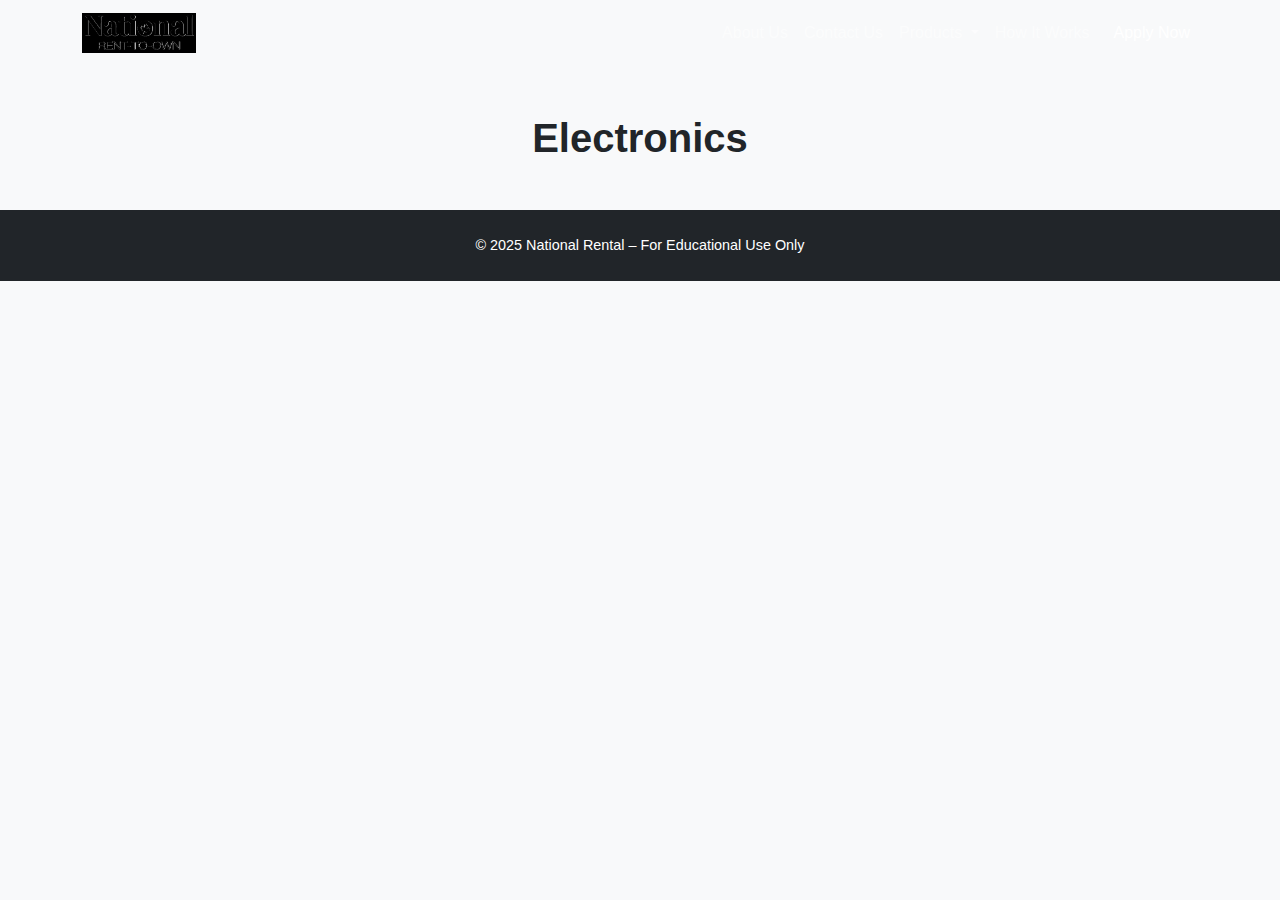
<file: electronics.html>
<!DOCTYPE html>
<html lang="en">
<head>
  <meta charset="UTF-8">
  <meta name="viewport" content="width=device-width,initial-scale=1.0">
  <title>Electronics | National Rental</title>

  <!-- Bootstrap CSS -->
  <link href="https://cdn.jsdelivr.net/npm/bootstrap@5.3.0/dist/css/bootstrap.min.css" rel="stylesheet">

  <!-- Swiper Carousel CSS -->
  <link rel="stylesheet" href="https://cdn.jsdelivr.net/npm/swiper@9/swiper-bundle.min.css">

  <!-- Your Custom CSS -->
  <link rel="stylesheet" href="style.css">
</head>
<body>

  <!-- Navbar -->
  <nav class="navbar navbar-expand-lg navbar-dark custom-header">
    <div class="container">
      <a class="navbar-brand" href="index.html">
        <img src="images/logo1.jpg" alt="National Rent-To-Own" class="brand-logo">
      </a>
      <button class="navbar-toggler" type="button" data-bs-toggle="collapse" data-bs-target="#navbarNav">
        <span class="navbar-toggler-icon"></span>
      </button>
      <div class="collapse navbar-collapse" id="navbarNav">
        <ul class="navbar-nav ms-auto align-items-center">
          <li class="nav-item"><a class="nav-link" href="index.html#about">About Us</a></li>
          <li class="nav-item"><a class="nav-link" href="contact.html">Contact Us</a></li>
          <li class="nav-item dropdown">
            <a class="nav-link dropdown-toggle" href="#" id="productsDropdown" data-bs-toggle="dropdown">
              Products
            </a>
            <ul class="dropdown-menu" aria-labelledby="productsDropdown">
              <li class="dropdown-submenu">
                <a class="dropdown-item dropdown-toggle" href="#">Furniture</a>
                <ul class="dropdown-menu">
                  <li><a class="dropdown-item" href="living-room.html">Living Room</a></li>
                  <li><a class="dropdown-item" href="bedroom.html">Bedroom</a></li>
                  <li><a class="dropdown-item" href="dining-room.html">Dining Room</a></li>
                </ul>
              </li>
              <li><a class="dropdown-item" href="electronics.html">Electronics</a></li>
              <li><a class="dropdown-item" href="appliances.html">Appliances</a></li>
            </ul>
          </li>
          <li class="nav-item"><a class="nav-link" href="how-it-works.html">How It Works</a></li>
          <li class="nav-item">
            <a class="nav-link btn btn-primary text-white ms-2" href="apply-now.html">Apply Now</a>
          </li>
        </ul>
      </div>
    </div>
  </nav>

  <!-- Main Content -->
  <main class="container py-5">
    <h1 class="text-center mb-4">Electronics</h1>
    <div 
      id="product-grid"
      class="row row-cols-1 row-cols-sm-2 row-cols-md-3 g-4"
      data-category="Electronics">
    </div>
  </main>

     <!-- Product Detail Modal -->
  <div class="modal fade" id="productModal" tabindex="-1" aria-labelledby="productModalLabel" aria-hidden="true">
    <div class="modal-dialog">
      <div class="modal-content">
        <div class="modal-header">
          <h5 class="modal-title" id="productModalLabel">Product Name</h5>
          <button type="button" class="btn-close" data-bs-dismiss="modal" aria-label="Close"></button>
        </div>
        <div class="modal-body">
          <p id="modal-description"></p>
          <ul class="list-group list-group-flush">
            <li class="list-group-item"><strong>Model Number:</strong> <span id="modal-sku"></span></li>
            <li class="list-group-item"><strong>Brand:</strong>        <span id="modal-brand"></span></li>
            <li class="list-group-item"><strong>Category:</strong>     <span id="modal-category"></span></li>
          </ul>
        </div>
      </div>
    </div>
  </div>


  <!-- Footer -->
  <footer class="text-center p-4 bg-dark text-white">
    &copy; 2025 National Rental – For Educational Use Only
  </footer>

  <!-- Scripts -->
  <script src="https://cdn.jsdelivr.net/npm/bootstrap@5.3.0/dist/js/bootstrap.bundle.min.js"></script>
  <script src="https://cdn.jsdelivr.net/npm/swiper@9/swiper-bundle.min.js"></script>
  <script src="scripts/render-products.js"></script>
  <script>
    // Submenu hover behavior
    document.querySelectorAll('.dropdown-submenu').forEach(submenu => {
      submenu.addEventListener('mouseenter', () => {
        submenu.querySelector('.dropdown-menu')?.classList.add('show');
      });
      submenu.addEventListener('mouseleave', () => {
        submenu.querySelector('.dropdown-menu')?.classList.remove('show');
      });
    });
  </script>
</body>
</html>
</file>
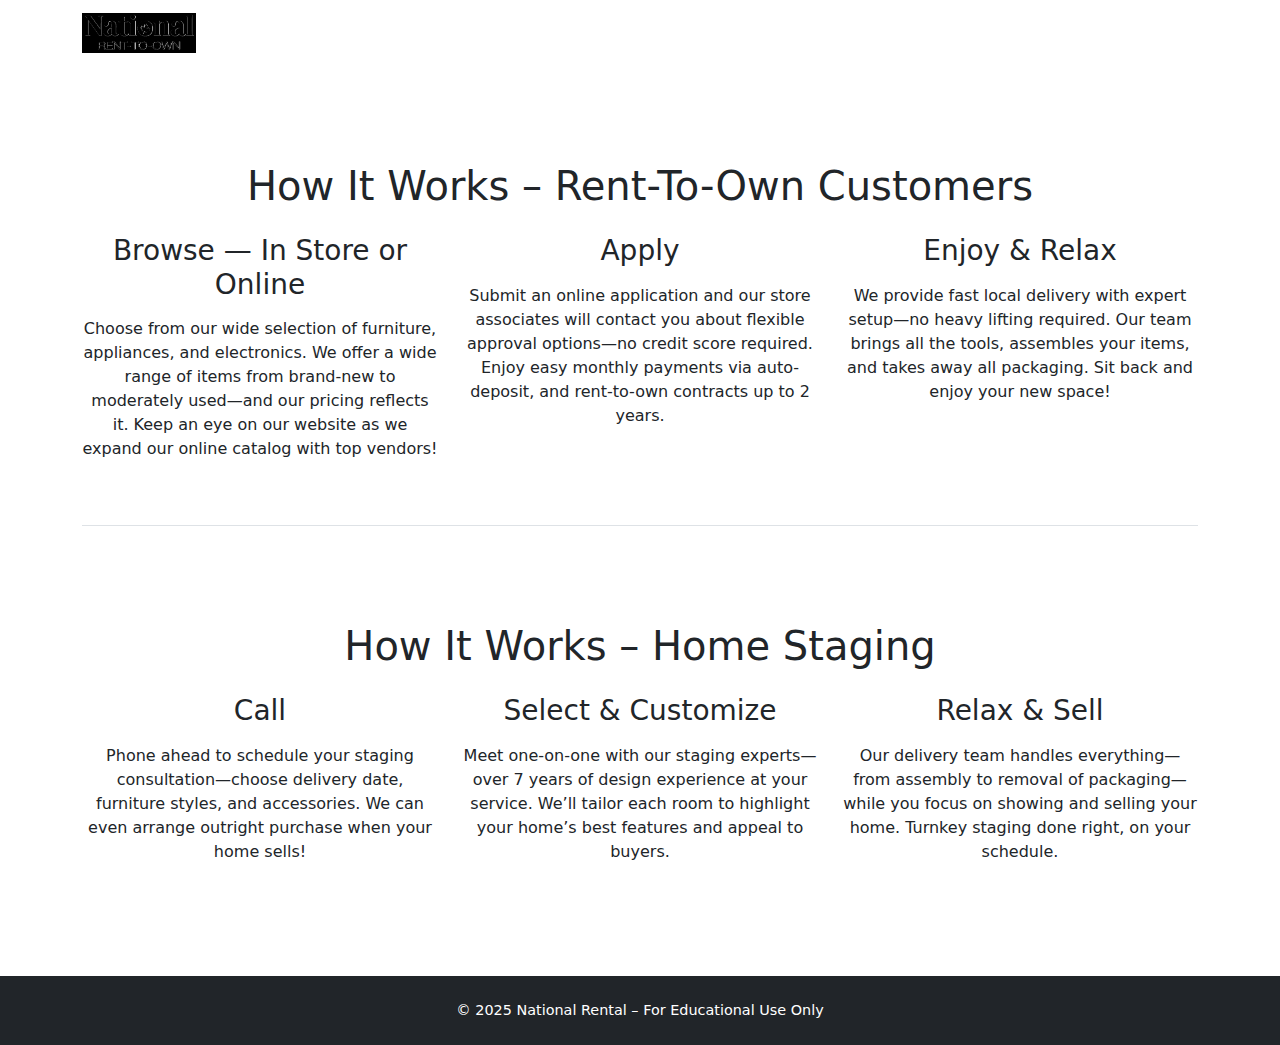
<file: how-it-works.html>
<!DOCTYPE html>
<html lang="en">
<head>
  <meta charset="UTF-8">
  <meta name="viewport" content="width=device-width,initial-scale=1.0">
  <title>How It Works | National Rental</title>
  <link rel="stylesheet" href="style.css">
  <link href="https://cdn.jsdelivr.net/npm/bootstrap@5.3.0/dist/css/bootstrap.min.css" rel="stylesheet">
</head>
<body>
  <nav class="navbar navbar-expand-lg navbar-dark custom-header">
    <div class="container">
      <a class="navbar-brand" href="index.html">
        <img src="images/logo1.jpg" alt="National Rent-To-Own" class="brand-logo">
      </a>
      <button class="navbar-toggler" type="button" data-bs-toggle="collapse" data-bs-target="#navbarNav">
        <span class="navbar-toggler-icon"></span>
      </button>
      <div class="collapse navbar-collapse" id="navbarNav">
        <ul class="navbar-nav ms-auto align-items-center">
          <li class="nav-item"><a class="nav-link" href="index.html#about">About Us</a></li>
          <li class="nav-item"><a class="nav-link" href="contact.html">Contact Us</a></li>
          <li class="nav-item dropdown">
            <a class="nav-link dropdown-toggle" href="#" id="productsDropdown" data-bs-toggle="dropdown">
              Products
            </a>
            <ul class="dropdown-menu" aria-labelledby="productsDropdown">
              <li class="dropdown-submenu">
                <a class="dropdown-item dropdown-toggle" href="#">Furniture</a>
                <ul class="dropdown-menu">
                  <li><a class="dropdown-item" href="living-room.html">Living Room</a></li>
                  <li><a class="dropdown-item" href="bedroom.html">Bedroom</a></li>
                  <li><a class="dropdown-item" href="dining-room.html">Dining Room</a></li>
                </ul>
              </li>
              <li><a class="dropdown-item" href="electronics.html">Electronics</a></li>
              <li><a class="dropdown-item" href="appliances.html">Appliances</a></li>
            </ul>
          </li>
          <li class="nav-item"><a class="nav-link" href="how-it-works.html">How It Works</a></li>
          <li class="nav-item">
            <a class="nav-link btn btn-primary text-white ms-2" href="apply-now.html">Apply Now</a>
          </li>
        </ul>
      </div>
    </div>
  </nav>

<main class="container py-5">

  <!-- Rent-To-Own Section -->
  <section class="py-5 mb-5 border-bottom">
    <h1 class="text-center mb-4">How It Works – Rent-To-Own Customers</h1>
    <div class="row gx-4 gy-4 align-items-stretch">
      <div class="col-md-4 d-flex flex-column text-center">
        <h3 class="mb-3">Browse — In Store or Online</h3>
        <p class="flex-grow-1">
          Choose from our wide selection of furniture, appliances, and electronics. 
          We offer a wide range of items from brand-new to moderately used—and our pricing reflects it.  
          Keep an eye on our website as we expand our online catalog with top vendors!
        </p>
      </div>
      <div class="col-md-4 d-flex flex-column text-center">
        <h3 class="mb-3">Apply</h3>
        <p class="flex-grow-1">
          Submit an online application and our store associates will contact you about flexible 
          approval options—no credit score required. Enjoy easy monthly payments via auto-deposit, 
          and rent-to-own contracts up to 2 years.
        </p>
      </div>
      <div class="col-md-4 d-flex flex-column text-center">
        <h3 class="mb-3">Enjoy & Relax</h3>
        <p class="flex-grow-1">
          We provide fast local delivery with expert setup—no heavy lifting required.  
          Our team brings all the tools, assembles your items, and takes away all packaging.  
          Sit back and enjoy your new space!
        </p>
      </div>
    </div>
  </section>

  <!-- Home Staging Section -->
  <section class="py-5">
    <h1 class="text-center mb-4">How It Works – Home Staging</h1>
    <div class="row gx-4 gy-4 align-items-stretch">
      <div class="col-md-4 d-flex flex-column text-center">
        <h3 class="mb-3">Call</h3>
        <p class="flex-grow-1">
          Phone ahead to schedule your staging consultation—choose delivery date, furniture styles, 
          and accessories. We can even arrange outright purchase when your home sells!
        </p>
      </div>
      <div class="col-md-4 d-flex flex-column text-center">
        <h3 class="mb-3">Select & Customize</h3>
        <p class="flex-grow-1">
          Meet one-on-one with our staging experts—over 7 years of design experience at your service.  
          We’ll tailor each room to highlight your home’s best features and appeal to buyers.
        </p>
      </div>
      <div class="col-md-4 d-flex flex-column text-center">
        <h3 class="mb-3">Relax & Sell</h3>
        <p class="flex-grow-1">
          Our delivery team handles everything—from assembly to removal of packaging—while you focus 
          on showing and selling your home. Turnkey staging done right, on your schedule.
        </p>
      </div>
    </div>
  </section>

</main>

  <footer class="text-center p-4 bg-dark text-white">
    &copy; 2025 National Rental – For Educational Use Only
  </footer>

  <script src="https://cdn.jsdelivr.net/npm/bootstrap@5.3.0/dist/js/bootstrap.bundle.min.js"></script>
  <script>
    document.querySelectorAll('.dropdown-submenu').forEach(submenu => {
      submenu.addEventListener('mouseenter', () => {
        submenu.querySelector('.dropdown-menu')?.classList.add('show');
      });
      submenu.addEventListener('mouseleave', () => {
        submenu.querySelector('.dropdown-menu')?.classList.remove('show');
      });
    });
  </script>
</body>
</html>
</file>
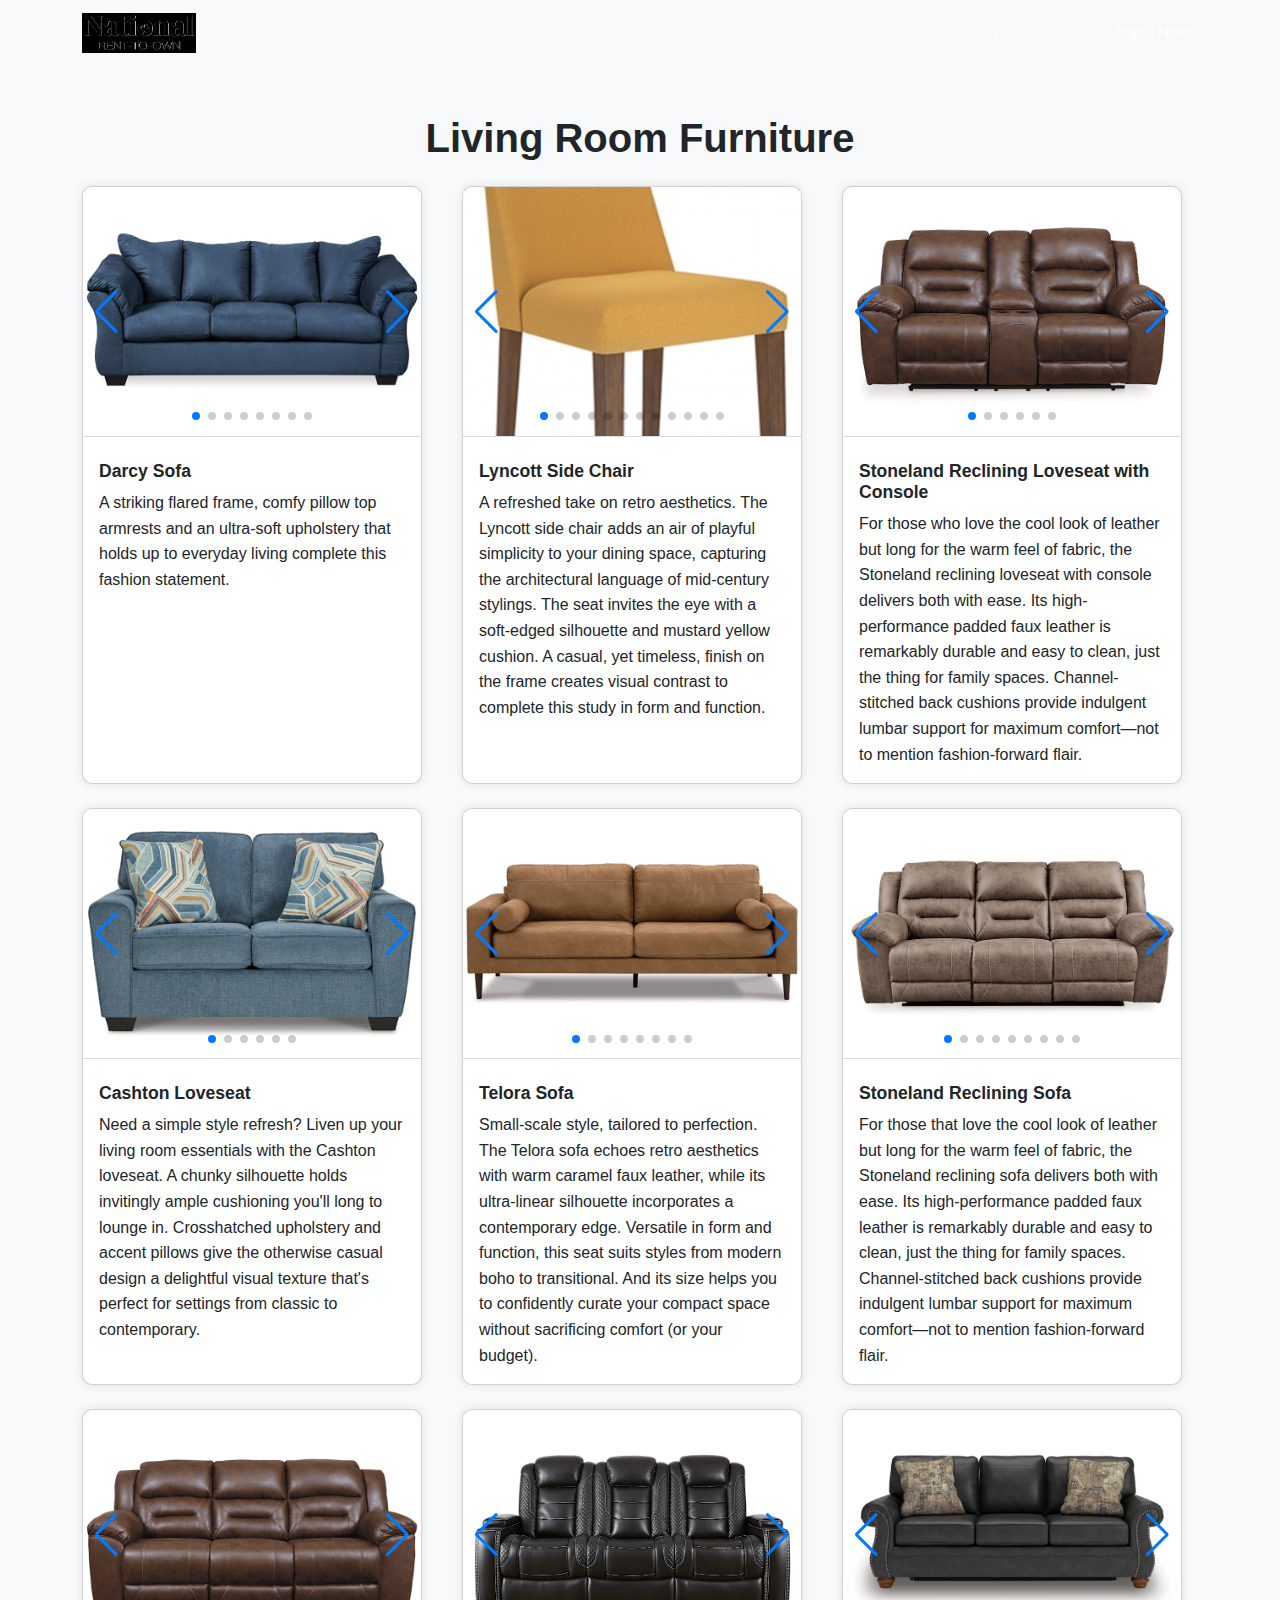
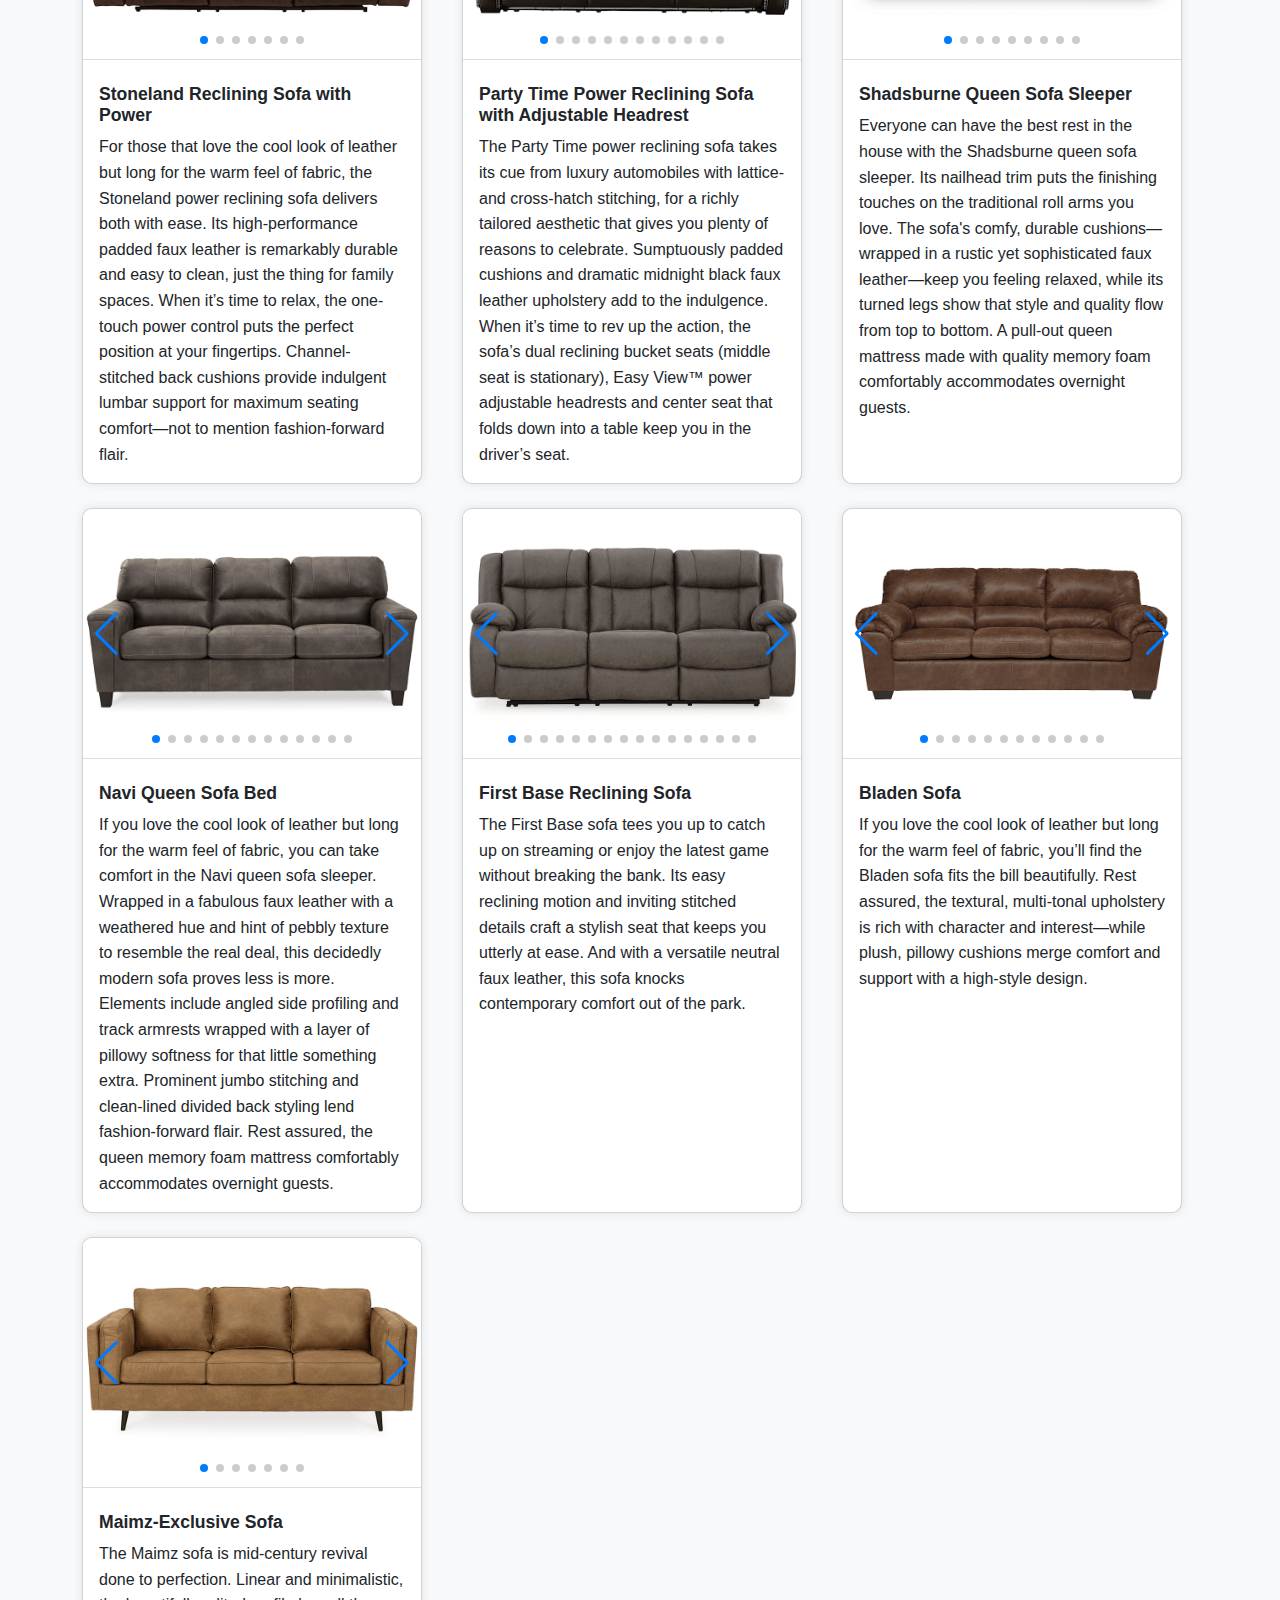
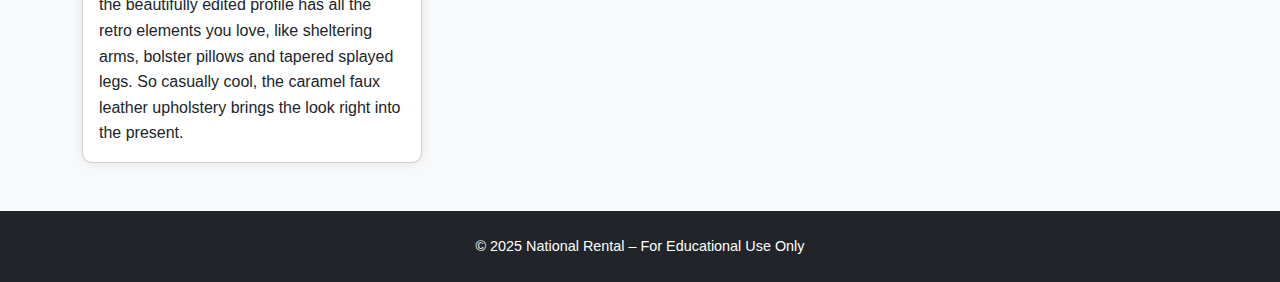
<file: living-room.html>
<!DOCTYPE html>
<html lang="en">
<head>
  <meta charset="UTF-8">
  <meta name="viewport" content="width=device-width,initial-scale=1.0">
  <title>Living Room | National Rental</title>

  <!-- Bootstrap CSS -->
  <link href="https://cdn.jsdelivr.net/npm/bootstrap@5.3.0/dist/css/bootstrap.min.css" rel="stylesheet">

  <!-- Swiper Carousel CSS -->
  <link rel="stylesheet" href="https://cdn.jsdelivr.net/npm/swiper@9/swiper-bundle.min.css">

  <!-- Your Custom CSS -->
  <link rel="stylesheet" href="style.css">
</head>
<body>

  <!-- Navbar -->
  <nav class="navbar navbar-expand-lg navbar-dark custom-header">
    <div class="container">
      <a class="navbar-brand" href="index.html">
        <img src="images/logo1.jpg" alt="National Rent-To-Own" class="brand-logo">
      </a>
      <button class="navbar-toggler" type="button" data-bs-toggle="collapse" data-bs-target="#navbarNav">
        <span class="navbar-toggler-icon"></span>
      </button>
      <div class="collapse navbar-collapse" id="navbarNav">
        <ul class="navbar-nav ms-auto align-items-center">
          <li class="nav-item"><a class="nav-link" href="index.html#about">About Us</a></li>
          <li class="nav-item"><a class="nav-link" href="contact.html">Contact Us</a></li>
          <li class="nav-item dropdown">
            <a class="nav-link dropdown-toggle" href="#" id="productsDropdown" data-bs-toggle="dropdown">
              Products
            </a>
            <ul class="dropdown-menu" aria-labelledby="productsDropdown">
              <li class="dropdown-submenu">
                <a class="dropdown-item dropdown-toggle" href="#">Furniture</a>
                <ul class="dropdown-menu">
                  <li><a class="dropdown-item" href="living-room.html">Living Room</a></li>
                  <li><a class="dropdown-item" href="bedroom.html">Bedroom</a></li>
                  <li><a class="dropdown-item" href="dining-room.html">Dining Room</a></li>
                </ul>
              </li>
              <li><a class="dropdown-item" href="electronics.html">Electronics</a></li>
              <li><a class="dropdown-item" href="appliances.html">Appliances</a></li>
            </ul>
          </li>
          <li class="nav-item"><a class="nav-link" href="how-it-works.html">How It Works</a></li>
          <li class="nav-item">
            <a class="nav-link btn btn-primary text-white ms-2" href="apply-now.html">Apply Now</a>
          </li>
        </ul>
      </div>
    </div>
  </nav>

  <!-- Page Content -->
  <main class="container py-5">
    <h1 class="text-center mb-4">Living Room Furniture</h1>
    <div
      id="product-grid"
      class="row row-cols-1 row-cols-sm-2 row-cols-md-3 g-4"
      data-category="Living Room">
    </div>
  </main>

     <!-- Product Detail Modal -->
  <div class="modal fade" id="productModal" tabindex="-1" aria-labelledby="productModalLabel" aria-hidden="true">
    <div class="modal-dialog">
      <div class="modal-content">
        <div class="modal-header">
          <h5 class="modal-title" id="productModalLabel">Product Name</h5>
          <button type="button" class="btn-close" data-bs-dismiss="modal" aria-label="Close"></button>
        </div>
        <div class="modal-body">
          <p id="modal-description"></p>
          <ul class="list-group list-group-flush">
            <li class="list-group-item"><strong>Model Number:</strong> <span id="modal-sku"></span></li>
            <li class="list-group-item"><strong>Brand:</strong>        <span id="modal-brand"></span></li>
            <li class="list-group-item"><strong>Category:</strong>     <span id="modal-category"></span></li>
          </ul>
        </div>
      </div>
    </div>
  </div>


  <!-- Footer -->
  <footer class="text-center p-4 bg-dark text-white">
    &copy; 2025 National Rental – For Educational Use Only
  </footer>

  <!-- Scripts: Bootstrap → Swiper → Renderer → Hover logic -->
  <script src="https://cdn.jsdelivr.net/npm/bootstrap@5.3.0/dist/js/bootstrap.bundle.min.js"></script>
  <script src="https://cdn.jsdelivr.net/npm/swiper@9/swiper-bundle.min.js"></script>
  <script src="scripts/render-products.js"></script>
  <script>
    // Fly-out submenu
    document.querySelectorAll('.dropdown-submenu').forEach(sm => {
      sm.addEventListener('mouseenter', () => sm.querySelector('.dropdown-menu').classList.add('show'));
      sm.addEventListener('mouseleave', () => sm.querySelector('.dropdown-menu').classList.remove('show'));
    });
  </script>
</body>
</html>
</file>
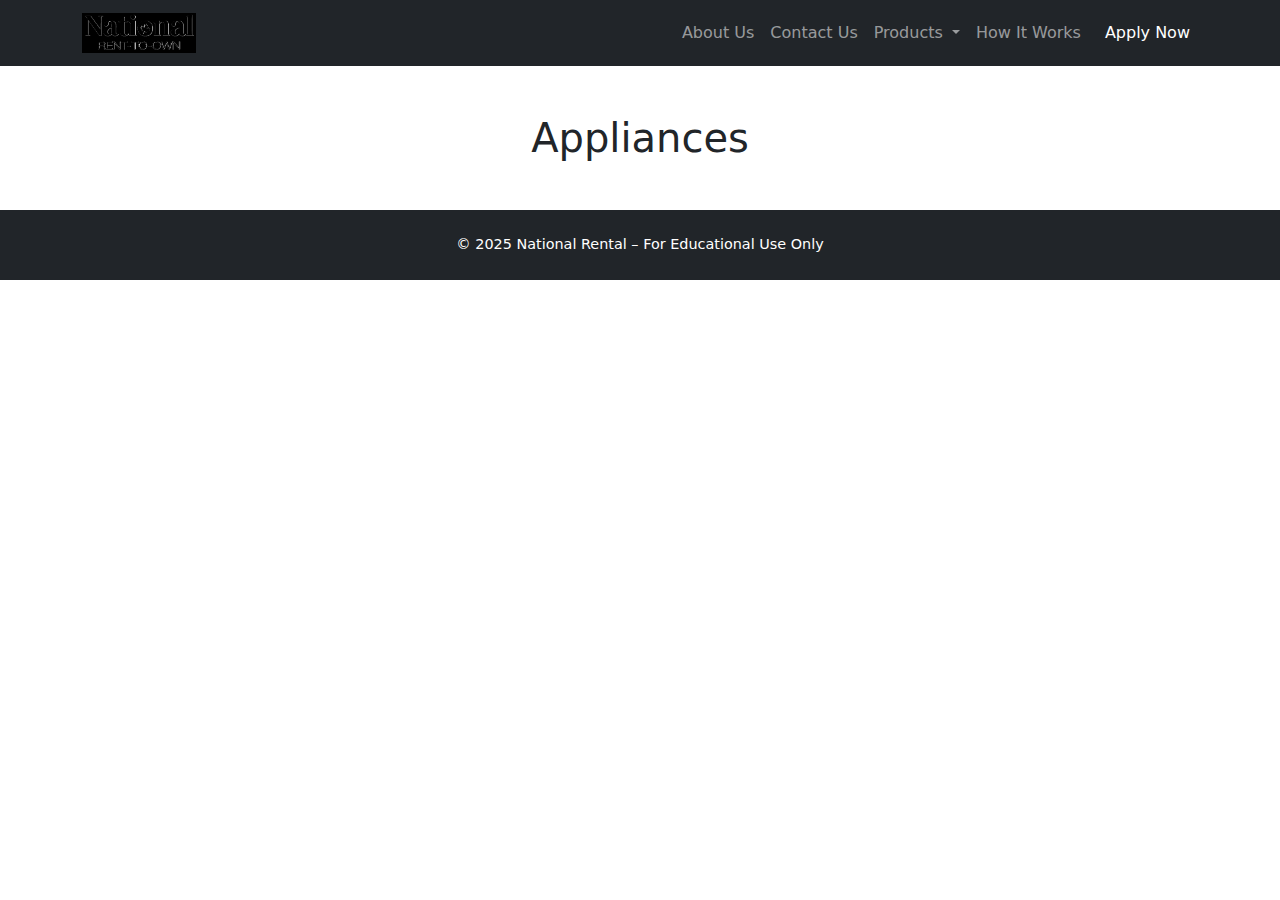
<file: rapidrenting/appliances.html>
<!DOCTYPE html>
<html lang="en">
<head>
  <meta charset="UTF-8">
  <meta name="viewport" content="width=device-width,initial-scale=1.0">
  <title>Appliances | National Rental</title>
  <link rel="stylesheet" href="style.css">
  <link href="https://cdn.jsdelivr.net/npm/bootstrap@5.3.0/dist/css/bootstrap.min.css" rel="stylesheet">
  <link rel="stylesheet" href="https://cdn.jsdelivr.net/npm/swiper@9/swiper-bundle.min.css">
</head>
<body>
  <nav class="navbar navbar-expand-lg navbar-dark bg-dark">
    <div class="container">
      <a class="navbar-brand" href="index.html">
        <img src="images/logo1.jpg" alt="National Rent-To-Own" class="brand-logo">
      </a>
      <button class="navbar-toggler" type="button" data-bs-toggle="collapse" data-bs-target="#navbarNav">
        <span class="navbar-toggler-icon"></span>
      </button>
      <div class="collapse navbar-collapse" id="navbarNav">
        <ul class="navbar-nav ms-auto align-items-center">
          <li class="nav-item"><a class="nav-link" href="index.html#about">About Us</a></li>
          <li class="nav-item"><a class="nav-link" href="contact.html">Contact Us</a></li>
          <li class="nav-item dropdown">
            <a class="nav-link dropdown-toggle" href="#" id="productsDropdown" data-bs-toggle="dropdown">
              Products
            </a>
            <ul class="dropdown-menu" aria-labelledby="productsDropdown">
              <li class="dropdown-submenu">
                <a class="dropdown-item dropdown-toggle" href="#">Furniture</a>
                <ul class="dropdown-menu">
                  <li><a class="dropdown-item" href="living-room.html">Living Room</a></li>
                  <li><a class="dropdown-item" href="bedroom.html">Bedroom</a></li>
                  <li><a class="dropdown-item" href="dining-room.html">Dining Room</a></li>
                </ul>
              </li>
              <li><a class="dropdown-item" href="electronics.html">Electronics</a></li>
              <li><a class="dropdown-item" href="appliances.html">Appliances</a></li>
            </ul>
          </li>
          <li class="nav-item"><a class="nav-link" href="how-it-works.html">How It Works</a></li>
          <li class="nav-item">
            <a class="nav-link btn btn-primary text-white ms-2" href="apply-now.html">Apply Now</a>
          </li>
        </ul>
      </div>
    </div>
  </nav>

  <main class="container py-5">
    <h1 class="text-center mb-4">Appliances</h1>
    <div id="product-grid"
         class="row row-cols-1 row-cols-sm-2 row-cols-md-3 g-4"
         data-category="Appliances">
    </div>
  </main>

  <footer class="text-center p-4 bg-dark text-white">
    &copy; 2025 National Rental – For Educational Use Only
  </footer>

  <script src="https://cdn.jsdelivr.net/npm/bootstrap@5.3.0/dist/js/bootstrap.bundle.min.js"></script>
  <script src="https://cdn.jsdelivr.net/npm/swiper@9/swiper-bundle.min.js"></script>
  <script src="scripts/render-products.js"></script>
  <script>
    document.querySelectorAll('.dropdown-submenu').forEach(submenu => {
      submenu.addEventListener('mouseenter', () => {
        submenu.querySelector('.dropdown-menu')?.classList.add('show');
      });
      submenu.addEventListener('mouseleave', () => {
        submenu.querySelector('.dropdown-menu')?.classList.remove('show');
      });
    });
  </script>
</body>
</html>
</file>
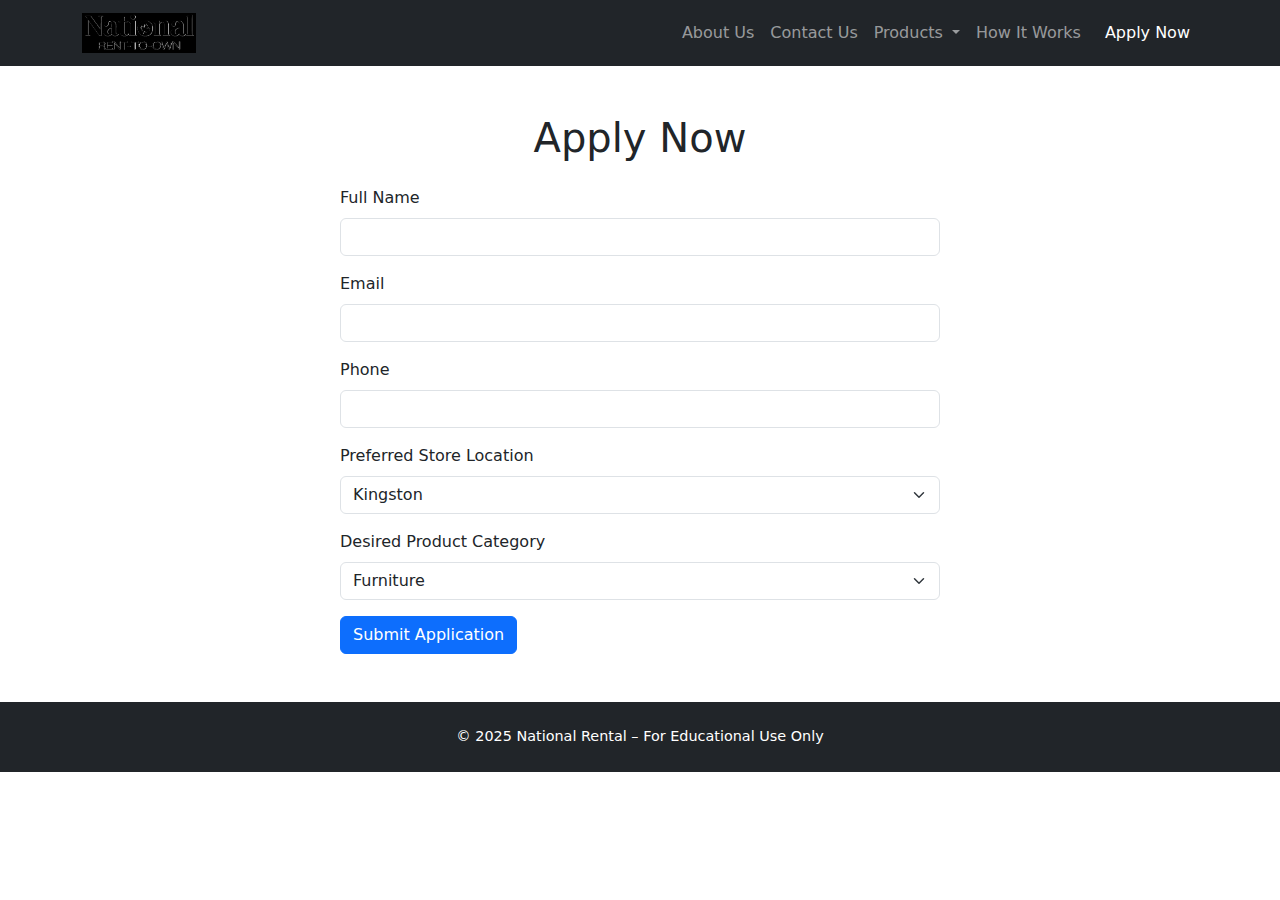
<file: rapidrenting/apply-now.html>
<!DOCTYPE html>
<html lang="en">
<head>
  <meta charset="UTF-8">
  <meta name="viewport" content="width=device-width,initial-scale=1.0">
  <title>Apply Now | National Rental</title>
  <link rel="stylesheet" href="style.css">
  <link href="https://cdn.jsdelivr.net/npm/bootstrap@5.3.0/dist/css/bootstrap.min.css" rel="stylesheet">
  <script src="https://cdn.jsdelivr.net/npm/bootstrap@5.3.0/dist/js/bootstrap.bundle.min.js"></script>
</head>
<body>
  <!-- Navbar -->
  <nav class="navbar navbar-expand-lg navbar-dark bg-dark">
    <div class="container">
      <a class="navbar-brand" href="index.html">
        <img src="images/logo1.jpg" alt="National Rent-To-Own" class="brand-logo">
      </a>
      <button class="navbar-toggler" type="button" data-bs-toggle="collapse" data-bs-target="#navbarNav">
        <span class="navbar-toggler-icon"></span>
      </button>
      <div class="collapse navbar-collapse" id="navbarNav">
        <ul class="navbar-nav ms-auto align-items-center">
          <li class="nav-item"><a class="nav-link" href="index.html#about">About Us</a></li>
          <li class="nav-item"><a class="nav-link" href="contact.html">Contact Us</a></li>
          <li class="nav-item dropdown">
            <a class="nav-link dropdown-toggle" href="#" id="productsDropdown" data-bs-toggle="dropdown">
              Products
            </a>
            <ul class="dropdown-menu" aria-labelledby="productsDropdown">
              <li class="dropdown-submenu">
                <a class="dropdown-item dropdown-toggle" href="#">Furniture</a>
                <ul class="dropdown-menu">
                  <li><a class="dropdown-item" href="living-room.html">Living Room</a></li>
                  <li><a class="dropdown-item" href="bedroom.html">Bedroom</a></li>
                  <li><a class="dropdown-item" href="dining-room.html">Dining Room</a></li>
                </ul>
              </li>
              <li><a class="dropdown-item" href="electronics.html">Electronics</a></li>
              <li><a class="dropdown-item" href="appliances.html">Appliances</a></li>
            </ul>
          </li>
          <li class="nav-item"><a class="nav-link" href="how-it-works.html">How It Works</a></li>
          <li class="nav-item">
            <a class="nav-link btn btn-primary text-white ms-2" href="apply-now.html">Apply Now</a>
          </li>
        </ul>
      </div>
    </div>
  </nav>

  <main class="container py-5">
    <h1 class="mb-4 text-center">Apply Now</h1>
    <form action="https://formspree.io/f/mvgqqlrl" method="POST" class="mx-auto" style="max-width:600px;">
      <div class="mb-3">
        <label class="form-label">Full Name</label>
        <input type="text" name="name" class="form-control" required>
      </div>
      <div class="mb-3">
        <label class="form-label">Email</label>
        <input type="email" name="email" class="form-control" required>
      </div>
      <div class="mb-3">
        <label class="form-label">Phone</label>
        <input type="tel" name="phone" class="form-control" required>
      </div>
      <div class="mb-3">
        <label class="form-label">Preferred Store Location</label>
        <select name="location" class="form-select" required>
          <option>Kingston</option>
          <option>Ottawa</option>
          <option>Brockville</option>
          <option>Smiths Falls</option>
        </select>
      </div>
      <div class="mb-3">
        <label class="form-label">Desired Product Category</label>
        <select name="category" class="form-select" required>
          <option>Furniture</option>
          <option>Appliances</option>
          <option>Electronics</option>
        </select>
      </div>
      <button type="submit" class="btn btn-primary">Submit Application</button>
    </form>
  </main>

  <footer class="text-center p-4 bg-dark text-white">
    &copy; 2025 National Rental – For Educational Use Only
  </footer>
</body>
</html>
</file>
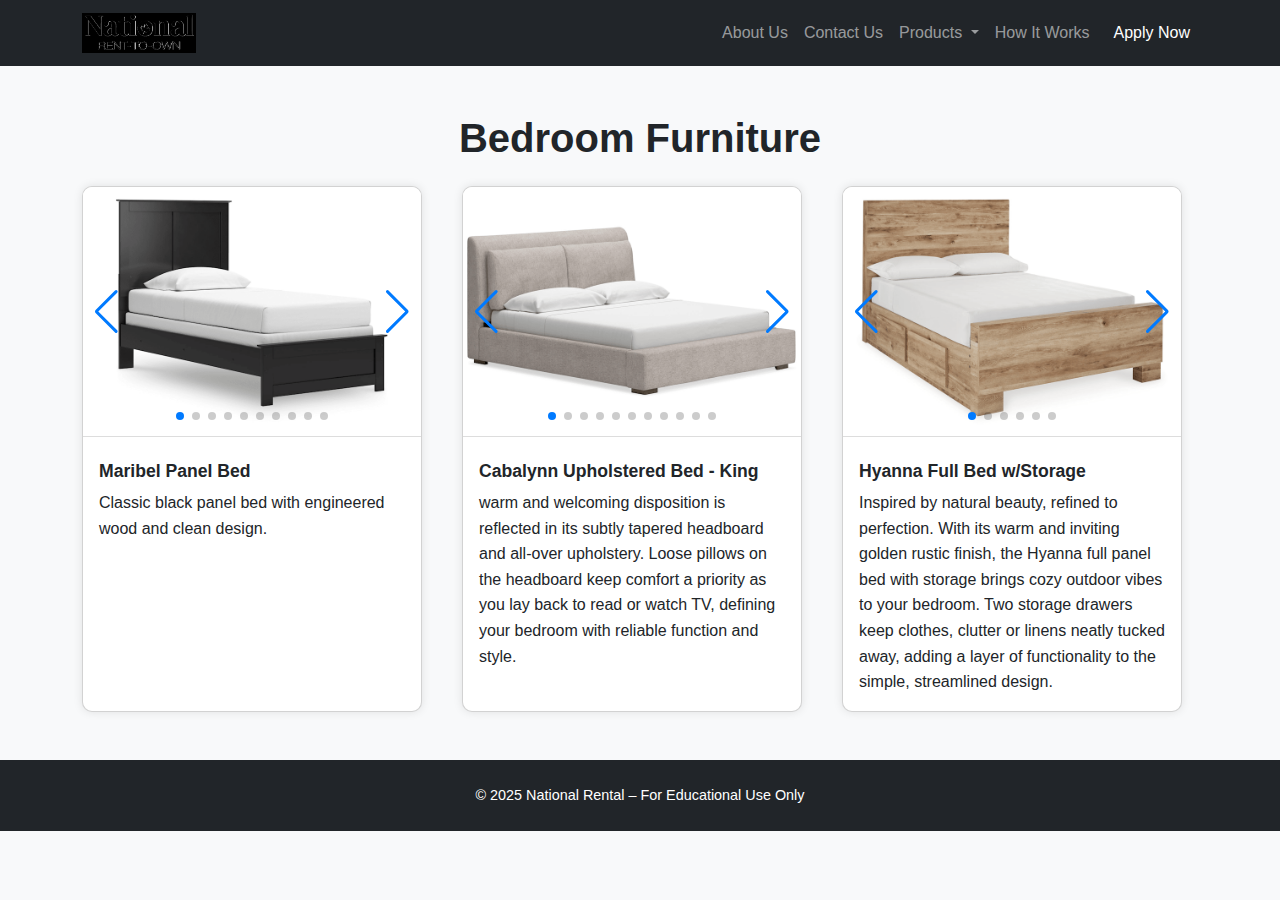
<file: rapidrenting/bedroom.html>
<!DOCTYPE html>
<html lang="en">
<head>
  <meta charset="UTF-8">
  <meta name="viewport" content="width=device-width,initial-scale=1.0">
  <title>Bedroom | National Rental</title>

  <!-- Bootstrap CSS -->
  <link href="https://cdn.jsdelivr.net/npm/bootstrap@5.3.0/dist/css/bootstrap.min.css" rel="stylesheet">

  <!-- Swiper Carousel CSS -->
  <link rel="stylesheet" href="https://cdn.jsdelivr.net/npm/swiper@9/swiper-bundle.min.css">

  <!-- Your Custom CSS -->
  <link rel="stylesheet" href="style.css">
</head>
<body>

<!-- Navbar -->
  <nav class="navbar navbar-expand-lg navbar-dark bg-dark">
    <div class="container">
      <a class="navbar-brand" href="index.html">
        <img src="images/logo1.jpg" alt="National Rent-To-Own" class="brand-logo">
      </a>
      <button class="navbar-toggler" type="button" data-bs-toggle="collapse" data-bs-target="#navbarNav">
        <span class="navbar-toggler-icon"></span>
      </button>
      <div class="collapse navbar-collapse" id="navbarNav">
        <ul class="navbar-nav ms-auto align-items-center">
          <li class="nav-item"><a class="nav-link" href="index.html#about">About Us</a></li>
          <li class="nav-item"><a class="nav-link" href="contact.html">Contact Us</a></li>
          <li class="nav-item dropdown">
            <a class="nav-link dropdown-toggle" href="#" id="productsDropdown" data-bs-toggle="dropdown">
              Products
            </a>
            <ul class="dropdown-menu" aria-labelledby="productsDropdown">
              <li class="dropdown-submenu">
                <a class="dropdown-item dropdown-toggle" href="#">Furniture</a>
                <ul class="dropdown-menu">
                  <li><a class="dropdown-item" href="living-room.html">Living Room</a></li>
                  <li><a class="dropdown-item" href="bedroom.html">Bedroom</a></li>
                  <li><a class="dropdown-item" href="dining-room.html">Dining Room</a></li>
                </ul>
              </li>
              <li><a class="dropdown-item" href="electronics.html">Electronics</a></li>
              <li><a class="dropdown-item" href="appliances.html">Appliances</a></li>
            </ul>
          </li>
          <li class="nav-item"><a class="nav-link" href="how-it-works.html">How It Works</a></li>
          <li class="nav-item">
            <a class="nav-link btn btn-primary text-white ms-2" href="apply-now.html">Apply Now</a>
          </li>
        </ul>
      </div>
    </div>
  </nav>

  <main class="container py-5">
    <h1 class="text-center mb-4">Bedroom Furniture</h1>
    <div
      id="product-grid"
      class="row row-cols-1 row-cols-sm-2 row-cols-md-3 g-4"
      data-category="Bedroom">
    </div>
  </main>

  <footer class="text-center p-4 bg-dark text-white">
    &copy; 2025 National Rental – For Educational Use Only
  </footer>

  <script src="https://cdn.jsdelivr.net/npm/bootstrap@5.3.0/dist/js/bootstrap.bundle.min.js"></script>
  <script src="https://cdn.jsdelivr.net/npm/swiper@9/swiper-bundle.min.js"></script>
  <script src="scripts/render-products.js"></script>
  <script>
    document.querySelectorAll('.dropdown-submenu').forEach(sm => {
      sm.addEventListener('mouseenter', () => sm.querySelector('.dropdown-menu').classList.add('show'));
      sm.addEventListener('mouseleave', () => sm.querySelector('.dropdown-menu').classList.remove('show'));
    });
  </script>
</body>
</html>
</file>
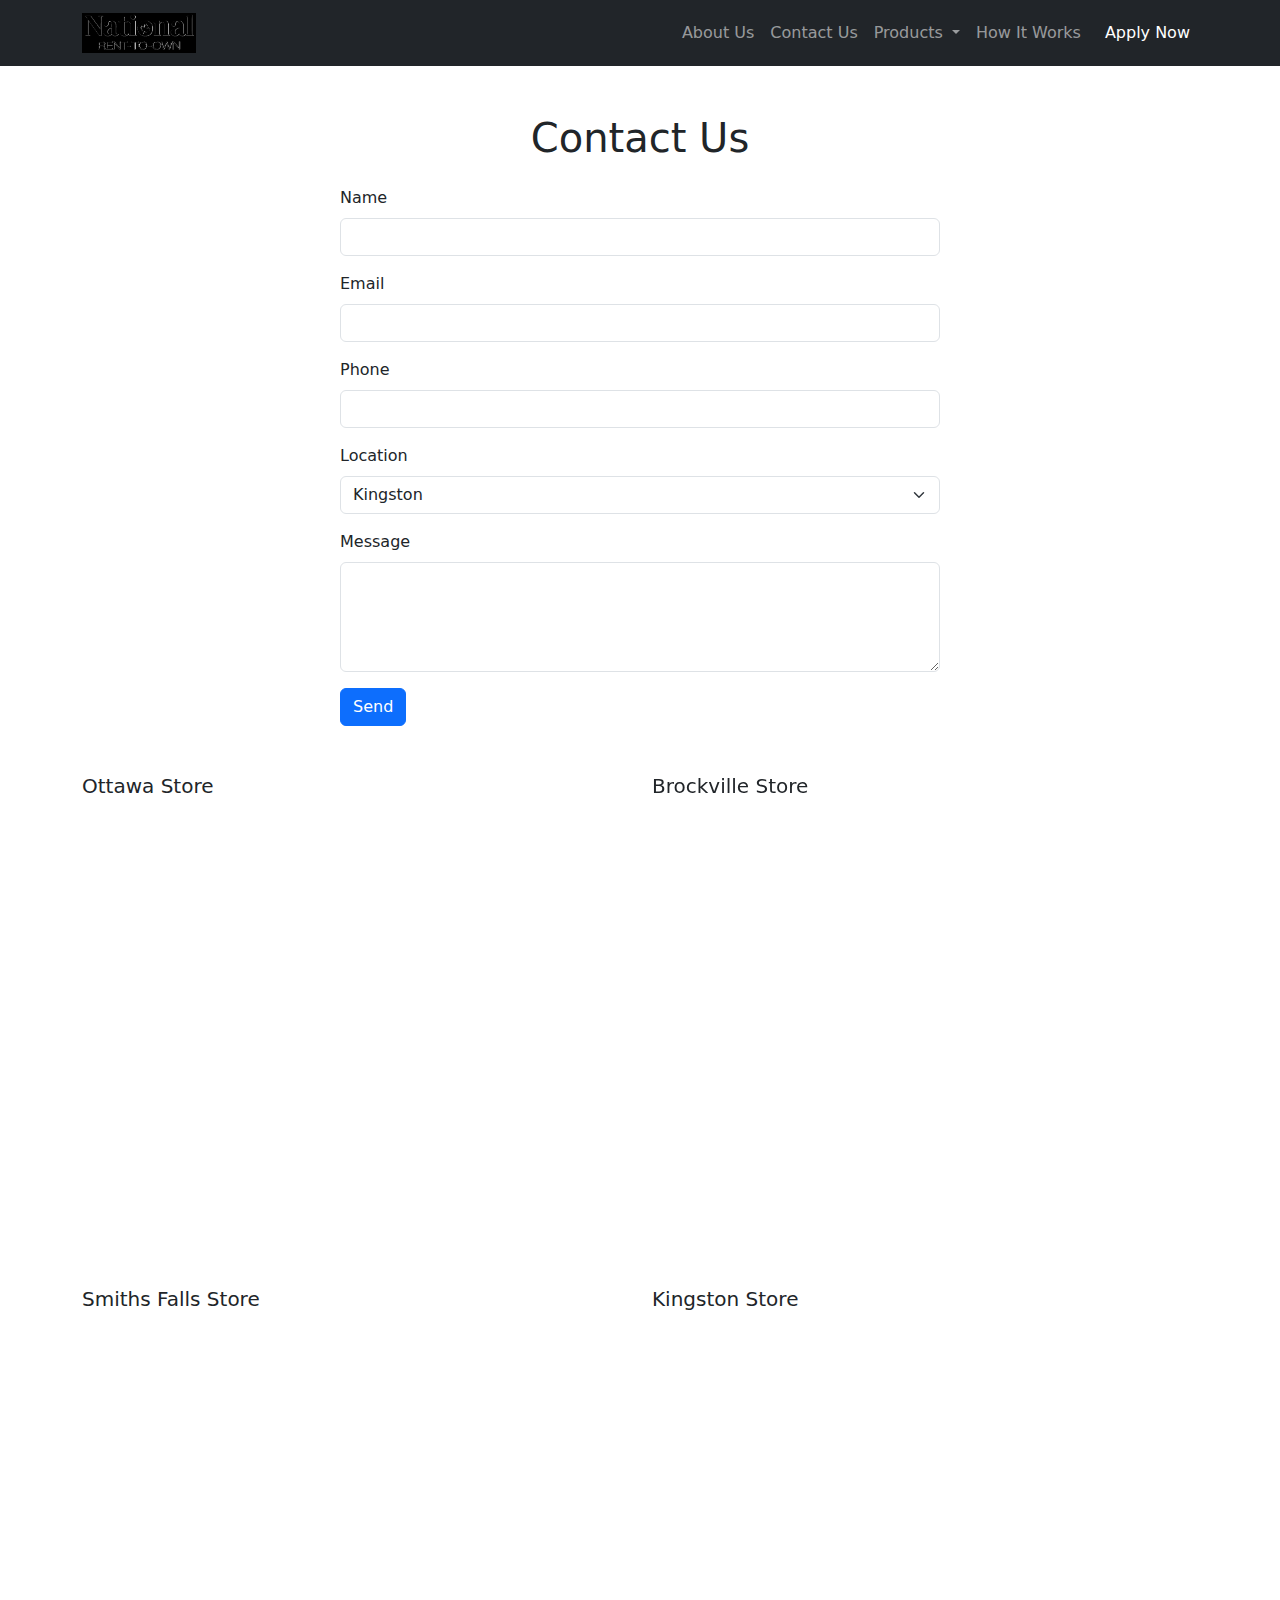
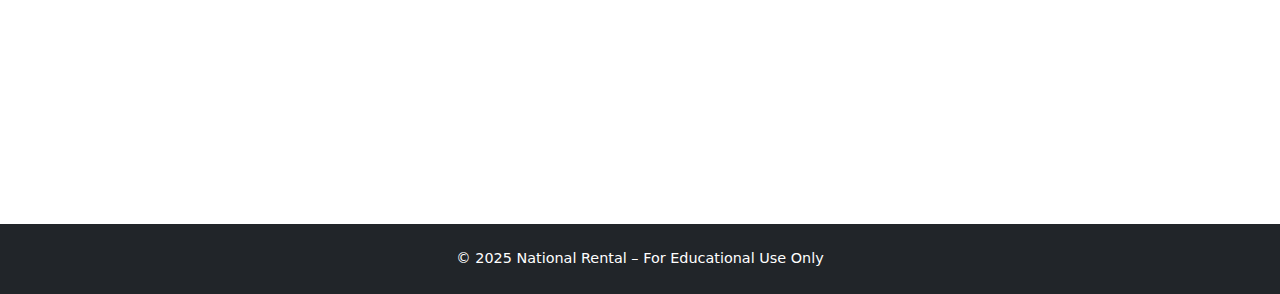
<file: rapidrenting/contact.html>
<!DOCTYPE html>
<html lang="en">
<head>
  <meta charset="UTF-8">
  <meta name="viewport" content="width=device-width,initial-scale=1.0">
  <title>Contact Us | National Rental</title>
  <link rel="stylesheet" href="style.css">
  <link href="https://cdn.jsdelivr.net/npm/bootstrap@5.3.0/dist/css/bootstrap.min.css" rel="stylesheet">
  <script src="https://cdn.jsdelivr.net/npm/bootstrap@5.3.0/dist/js/bootstrap.bundle.min.js"></script>
</head>
<body>
 <nav class="navbar navbar-expand-lg navbar-dark bg-dark">
    <div class="container">
      <a class="navbar-brand" href="index.html">
        <img src="images/logo1.jpg" alt="National Rent-To-Own" class="brand-logo">
      </a>
      <button class="navbar-toggler" type="button" data-bs-toggle="collapse" data-bs-target="#navbarNav">
        <span class="navbar-toggler-icon"></span>
      </button>
      <div class="collapse navbar-collapse" id="navbarNav">
        <ul class="navbar-nav ms-auto align-items-center">
          <li class="nav-item"><a class="nav-link" href="index.html#about">About Us</a></li>
          <li class="nav-item"><a class="nav-link" href="contact.html">Contact Us</a></li>
          <li class="nav-item dropdown">
            <a class="nav-link dropdown-toggle" href="#" id="productsDropdown" data-bs-toggle="dropdown">
              Products
            </a>
            <ul class="dropdown-menu" aria-labelledby="productsDropdown">
              <li class="dropdown-submenu">
                <a class="dropdown-item dropdown-toggle" href="#">Furniture</a>
                <ul class="dropdown-menu">
                  <li><a class="dropdown-item" href="living-room.html">Living Room</a></li>
                  <li><a class="dropdown-item" href="bedroom.html">Bedroom</a></li>
                  <li><a class="dropdown-item" href="dining-room.html">Dining Room</a></li>
                </ul>
              </li>
              <li><a class="dropdown-item" href="electronics.html">Electronics</a></li>
              <li><a class="dropdown-item" href="appliances.html">Appliances</a></li>
            </ul>
          </li>
          <li class="nav-item"><a class="nav-link" href="how-it-works.html">How It Works</a></li>
          <li class="nav-item">
            <a class="nav-link btn btn-primary text-white ms-2" href="apply-now.html">Apply Now</a>
          </li>
        </ul>
      </div>
    </div>
  </nav>

  <main class="container py-5">
    <h1 class="mb-4 text-center">Contact Us</h1>
    <form action="https://formspree.io/f/xovllrwn" method="POST" class="mx-auto" style="max-width:600px;">
      <div class="mb-3">
        <label class="form-label">Name</label>
        <input type="text" name="name" class="form-control" required>
      </div>
      <div class="mb-3">
        <label class="form-label">Email</label>
        <input type="email" name="email" class="form-control" required>
      </div>
      <div class="mb-3">
        <label class="form-label">Phone</label>
        <input type="tel" name="phone" class="form-control">
      </div>
      <div class="mb-3">
        <label class="form-label">Location</label>
        <select name="location" class="form-select" required>
          <option>Kingston</option>
          <option>Ottawa</option>
          <option>Brockville</option>
          <option>Smiths Falls</option>
        </select>
      </div>
      <div class="mb-3">
        <label class="form-label">Message</label>
        <textarea name="message" class="form-control" rows="4"></textarea>
      </div>
      <button type="submit" class="btn btn-primary">Send</button>
    </form>
    <div class="mt-5">
      <div class="row g-4">
        <div class="col-md-6">
          <h5>Ottawa Store</h5>
          <iframe src="https://www.google.com/maps/embed?pb=!1m14!1m8!1m3!1d724852.3257053586!2d-76.79054963059005!3d44.79192742817061!3m2!1i1024!2i768!4f13.1!3m3!1m2!1s0x4cce08a9711d249f%3A0x3e8c73dc5cc523b6!2sNational%20Rent-To-Own!5e0!3m2!1sen!2sca!4v1753998044169!5m2!1sen!2sca" width="600" height="450" style="border:0;" allowfullscreen="" loading="lazy" referrerpolicy="no-referrer-when-downgrade"></iframe>
        </div>
      <div class="col-md-6">
        <h5>Brockville Store</h5>
        <iframe src="https://www.google.com/maps/embed?pb=!1m14!1m8!1m3!1d724852.3257053586!2d-76.79054963059005!3d44.79192742817061!3m2!1i1024!2i768!4f13.1!3m3!1m2!1s0x4ccd0f73ce7a554f%3A0x58a62f8ac9509a0f!2sNational%20Rent-to-Own!5e0!3m2!1sen!2sca!4v1753998090400!5m2!1sen!2sca" width="600" height="450" style="border:0;" allowfullscreen="" loading="lazy" referrerpolicy="no-referrer-when-downgrade"></iframe>
      </div>
      <div class="col-md-6">
        <h5>Smiths Falls Store</h5>
        <iframe src="https://www.google.com/maps/embed?pb=!1m14!1m8!1m3!1d724852.3257053586!2d-76.79054963059005!3d44.79192742817061!3m2!1i1024!2i768!4f13.1!3m3!1m2!1s0x4ccd88ae6abe4583%3A0x5cefc8b737c03353!2sNational%20Rent-to-own!5e0!3m2!1sen!2sca!4v1753998103070!5m2!1sen!2sca" width="600" height="450" style="border:0;" allowfullscreen="" loading="lazy" referrerpolicy="no-referrer-when-downgrade"></iframe>
      </div>
      <div class="col-md-6">
        <h5>Kingston Store</h5>
        <iframe src="https://www.google.com/maps/embed?pb=!1m18!1m12!1m3!1d2857.638536139736!2d-76.502993410358!3d44.25568143869845!2m3!1f0!2f0!3f0!3m2!1i1024!2i768!4f13.1!3m3!1m2!1s0x4cd2abc1cbca1b93%3A0x5cb3267451cb60bb!2s400%20Elliott%20Ave%2C%20Kingston%2C%20ON%20K7K%206M9!5e0!3m2!1sen!2sca!4v1753998565251!5m2!1sen!2sca" width="600" height="450" style="border:0;" allowfullscreen="" loading="lazy" referrerpolicy="no-referrer-when-downgrade"></iframe>
      </div>
    </div>
  </main>

  <footer class="text-center p-4 bg-dark text-white">
    &copy; 2025 National Rental – For Educational Use Only
  </footer>
</body>
</html>
</file>
<file: style.css>
/* === Base Styles === */
body {
  font-family: Arial, sans-serif;
  line-height: 1.6;
  background-color: #f8f9fa;
  margin: 0;
  padding: 0;
}

/* === Navbar Logo === */
.navbar-brand .brand-logo {
  height: 40px;
  width: auto;
  object-fit: contain;
}

/* === Hero Section === */
.hero {
  background: url("images/hero.jpg") no-repeat center center/cover;
  height: 90vh;
  position: relative;
  color: white;
}

.hero .overlay {
  position: absolute;
  top: 40%;
  left: 10%;
  transform: translateY(-50%);
  background: rgba(0, 0, 0, 0.5);
  padding: 2rem;
  border-radius: 10px;
}

/* === Headings === */
h1, h2 {
  font-weight: 600;
  margin-bottom: 1rem;
}

section h5 {
  padding: 1rem 0;
  font-size: 1.1rem;
}

/* === Image Styling (About Section) === */
#about img {
  max-width: 100%;
  border-radius: 10px;
  box-shadow: 0 2px 8px rgba(0, 0, 0, 0.2);
}

/* === Footer === */
footer {
  font-size: 0.9rem;
}

/* === Dropdown Submenu Flyout === */
.dropdown-submenu {
  position: relative;
}

/* Rotate caret to point left */
.dropdown-submenu > .dropdown-toggle::after {
  transform: rotate(-90deg) !important;
  margin-left: 0.5rem;
}

/* Show submenu on hover */
.dropdown-submenu:hover > .dropdown-menu {
  display: block;
}

/* Ensure submenu positioned to the right */
.dropdown-submenu .dropdown-menu {
  top: 0;
  left: 100%;
  margin-left: 0.1rem;
  margin-top: 0;
}

/* === Product Card === */
.product-card {
  background: #fff;
  border-radius: 10px;
  box-shadow: 0 0 10px rgba(0,0,0,0.1);
  overflow: hidden;
  transition: transform 0.3s ease;
  display: flex;
  flex-direction: column;
  max-width: 340px;
}

.product-card:hover {
  transform: translateY(-5px);
}

.product-card h5 {
  font-weight: bold;
  font-size: 1.1rem;
  margin-top: 0.5rem;
}

.product-card .card-body {
  padding: 1rem;
  flex-grow: 1;
}

/* === Swiper Carousel Styling === */
.swiper {
  width: 100%;
  height: 250px;
  border-bottom: 1px solid #ddd;
}

.swiper-slide {
  display: flex;
  align-items: center;
  justify-content: center;
  height: 250px;
}

.swiper-slide img {
  max-width: 100%;
  max-height: 100%;
  object-fit: cover;
  border-radius: 5px;
}
</file>
<file: rapidrenting/style.css>
/* === Base Styles === */
body {
  font-family: Arial, sans-serif;
  line-height: 1.6;
  background-color: #f8f9fa;
  margin: 0;
  padding: 0;
}

/* === Navbar Logo === */
.navbar-brand .brand-logo {
  height: 40px;
  width: auto;
  object-fit: contain;
}

/* === Hero Section === */
.hero {
  background: url("images/hero.jpg") no-repeat center center/cover;
  height: 90vh;
  position: relative;
  color: white;
}

.hero .overlay {
  position: absolute;
  top: 40%;
  left: 10%;
  transform: translateY(-50%);
  background: rgba(0, 0, 0, 0.5);
  padding: 2rem;
  border-radius: 10px;
}

/* === Headings === */
h1, h2 {
  font-weight: 600;
  margin-bottom: 1rem;
}

section h5 {
  padding: 1rem 0;
  font-size: 1.1rem;
}

/* === Image Styling (About Section) === */
#about img {
  max-width: 100%;
  border-radius: 10px;
  box-shadow: 0 2px 8px rgba(0, 0, 0, 0.2);
}

/* === Footer === */
footer {
  font-size: 0.9rem;
}

/* === Dropdown Submenu Flyout === */
.dropdown-submenu {
  position: relative;
}

/* Rotate caret to point left */
.dropdown-submenu > .dropdown-toggle::after {
  transform: rotate(-90deg) !important;
  margin-left: 0.5rem;
}

/* Show submenu on hover */
.dropdown-submenu:hover > .dropdown-menu {
  display: block;
}

/* Ensure submenu positioned to the right */
.dropdown-submenu .dropdown-menu {
  top: 0;
  left: 100%;
  margin-left: 0.1rem;
  margin-top: 0;
}

/* === Product Card === */
.product-card {
  background: #fff;
  border-radius: 10px;
  box-shadow: 0 0 10px rgba(0,0,0,0.1);
  overflow: hidden;
  transition: transform 0.3s ease;
  display: flex;
  flex-direction: column;
  max-width: 340px;
}

.product-card:hover {
  transform: translateY(-5px);
}

.product-card h5 {
  font-weight: bold;
  font-size: 1.1rem;
  margin-top: 0.5rem;
}

.product-card .card-body {
  padding: 1rem;
  flex-grow: 1;
}

/* === Swiper Carousel Styling === */
.swiper {
  width: 100%;
  height: 250px;
  border-bottom: 1px solid #ddd;
}

.swiper-slide {
  display: flex;
  align-items: center;
  justify-content: center;
  height: 250px;
}

.swiper-slide img {
  max-width: 100%;
  max-height: 100%;
  object-fit: cover;
  border-radius: 5px;
}
</file>
